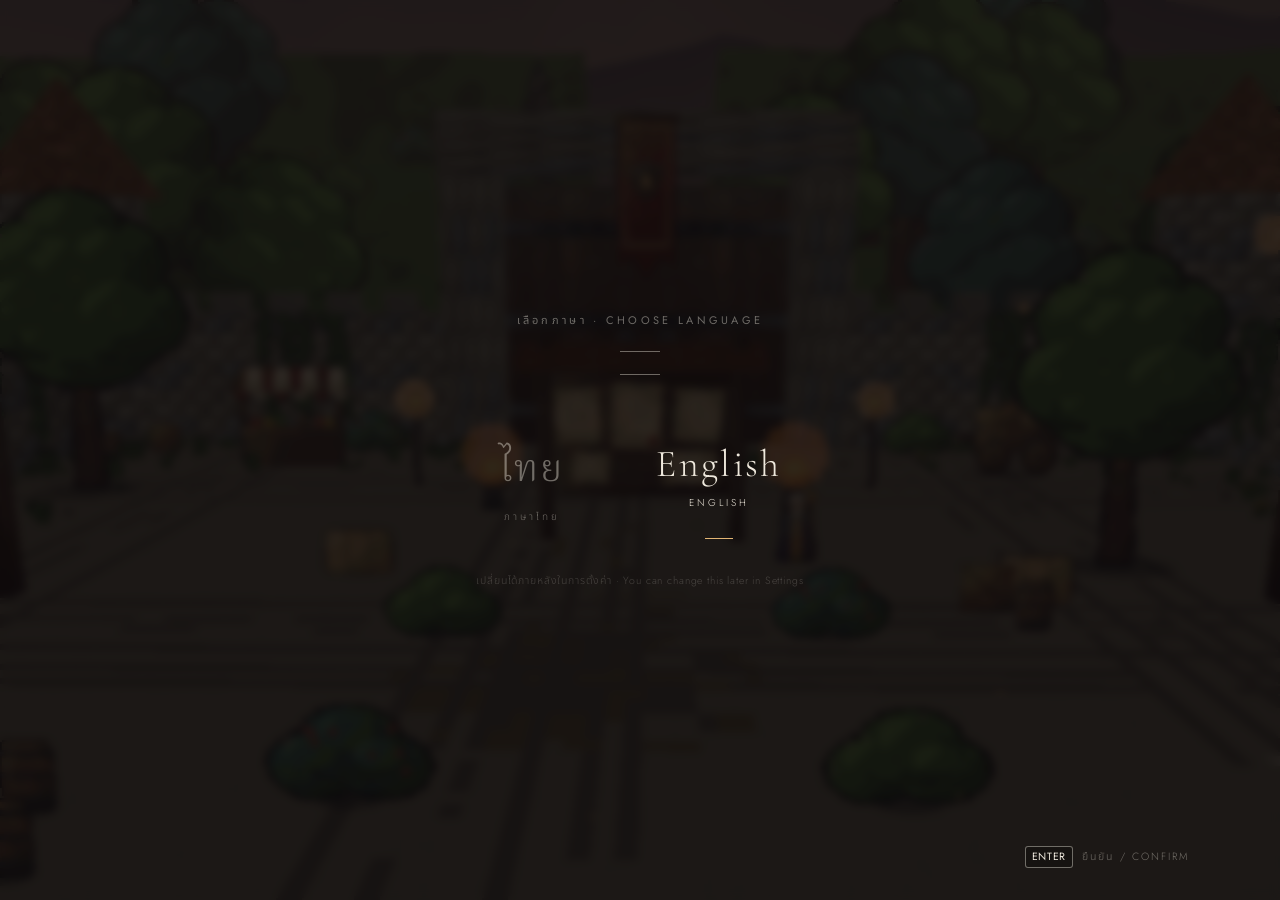
<file: index.html>
<!doctype html>
<html lang="en">
<head>
  <meta charset="utf-8">
  <meta name="viewport" content="width=device-width, initial-scale=1">
  <title>Emberwild — The Ashen Hunt</title>
  <link rel="preconnect" href="https://fonts.googleapis.com">
  <link rel="preconnect" href="https://fonts.gstatic.com" crossorigin>
  <link rel="stylesheet" media="print" onload="this.media='all'"
        href="https://fonts.googleapis.com/css2?family=Cinzel:wght@500;700;900&family=Cormorant+Garamond:ital,wght@0,300;0,400;0,500;0,600;0,700;1,300;1,500&family=Noto+Serif+Thai:wght@400;600;800&family=Jost:wght@300;400;500&family=Noto+Sans+Thai:wght@300;400;500&display=swap">
  <link rel="stylesheet" href="css/game.css">
</head>
<body data-device="kb">
  <div id="boot"><div class="boot-ring"></div><div class="boot-text">EMBERWILD</div></div>
  <div id="hud" class="is-hidden"></div>
  <div id="subtitles"></div>
  <div id="ui"></div>
  <div id="toasts"></div>
  <div id="fade"><div class="fade-card"></div></div>

  <script src="vendor/three.min.js"></script>
  <script src="js/core/save.js"></script>
  <script src="js/core/i18n.js"></script>
  <script src="js/core/input.js"></script>
  <script src="js/core/audio.js"></script>
  <script src="js/art/pixel.js"></script>
  <script src="js/art/paint.js"></script>
  <script src="js/art/characters.js"></script>
  <script src="js/art/forge.js"></script>
  <script src="js/art/beast.js"></script>
  <script src="js/art/bosses.js"></script>
  <script src="js/art/environment.js"></script>
  <script src="js/art/scenery.js"></script>
  <script src="js/art/sprites.js"></script>
  <script src="js/engine/engine.js"></script>
  <script src="js/engine/scenery.js"></script>
  <script src="js/engine/camera.js"></script>
  <script src="js/engine/world.js"></script>
  <script src="js/engine/dressing.js"></script>
  <script src="js/game/progress.js"></script>
  <script src="js/game/weapons.js"></script>
  <script src="js/game/player.js"></script>
  <script src="js/game/boss.js"></script>
  <script src="js/game/combat.js"></script>
  <script src="js/game/hunt.js"></script>
  <script src="js/ui/ui.js"></script>
  <script src="js/ui/hud.js"></script>
  <script src="js/net/firebase-config.js"></script>
  <script src="js/net/transport.js"></script>
  <script src="js/net/net.js"></script>
  <script src="js/main.js"></script>
</body>
</html>
</file>
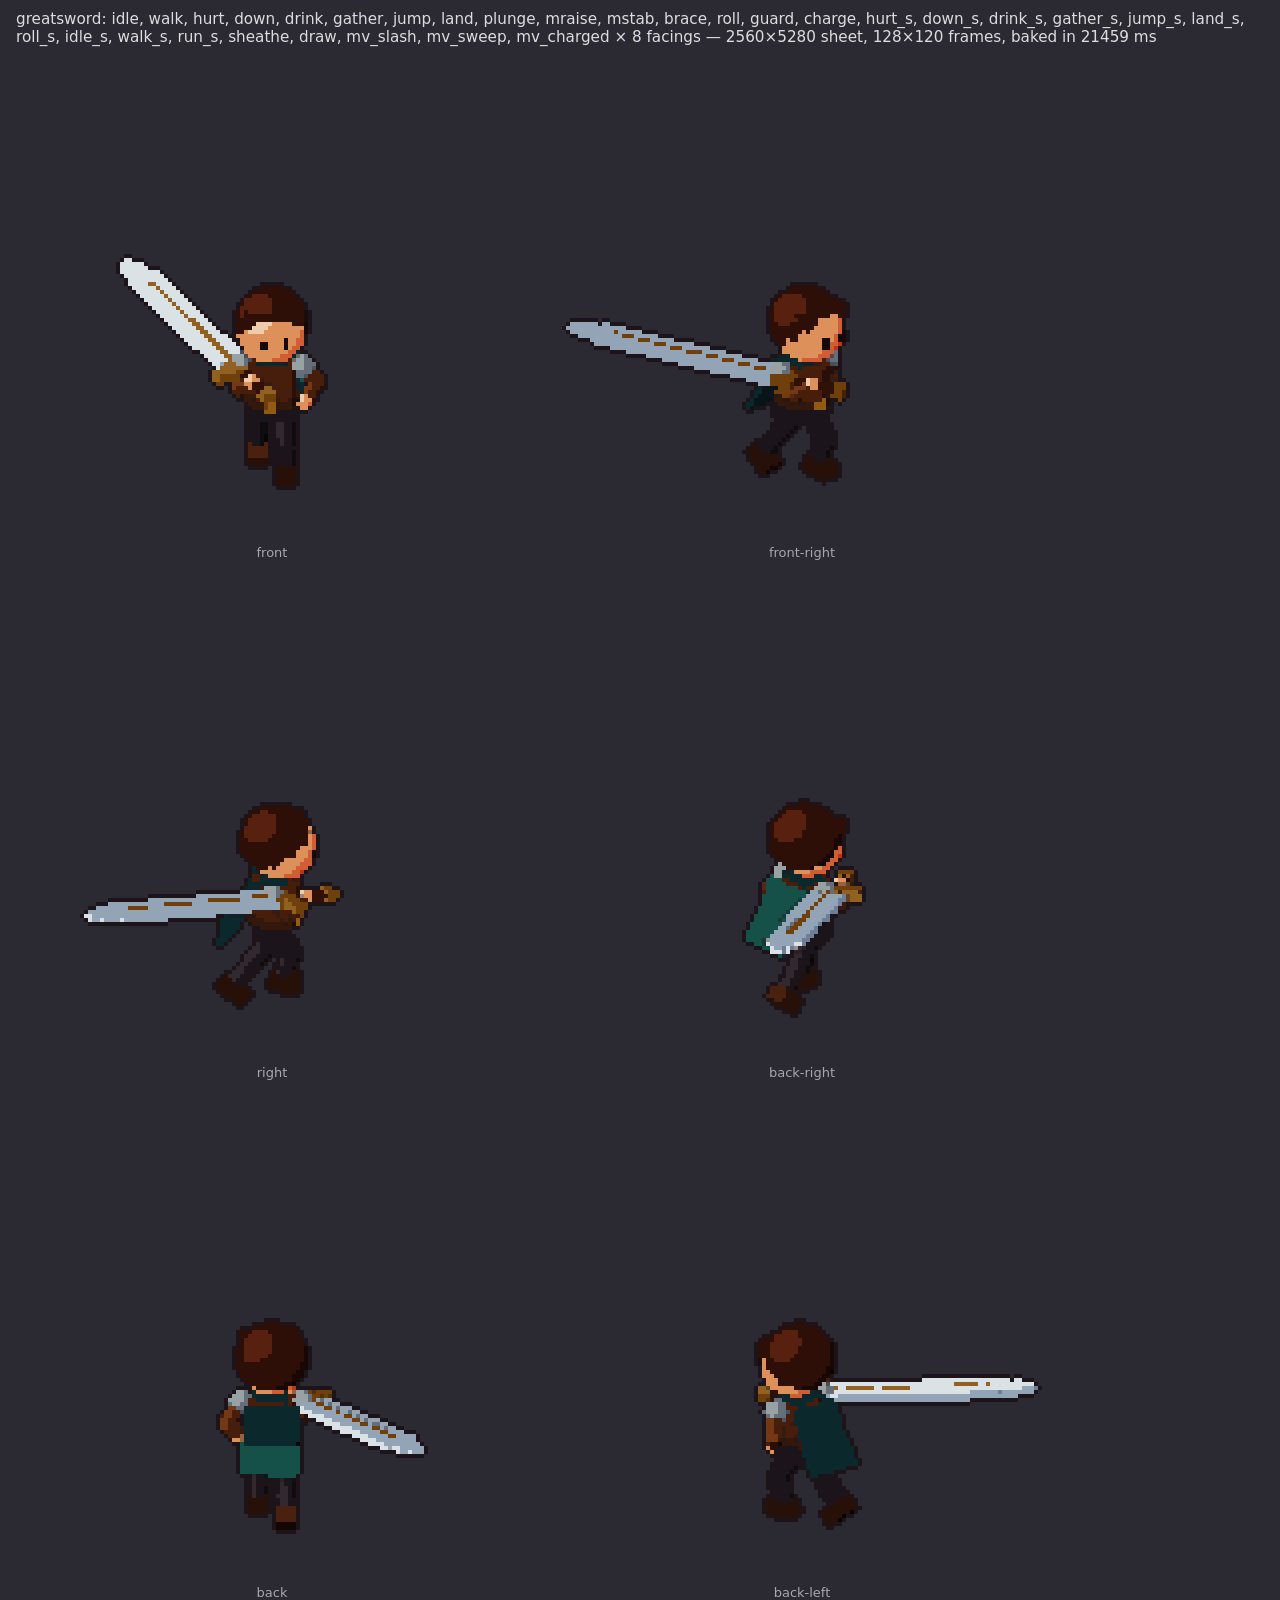
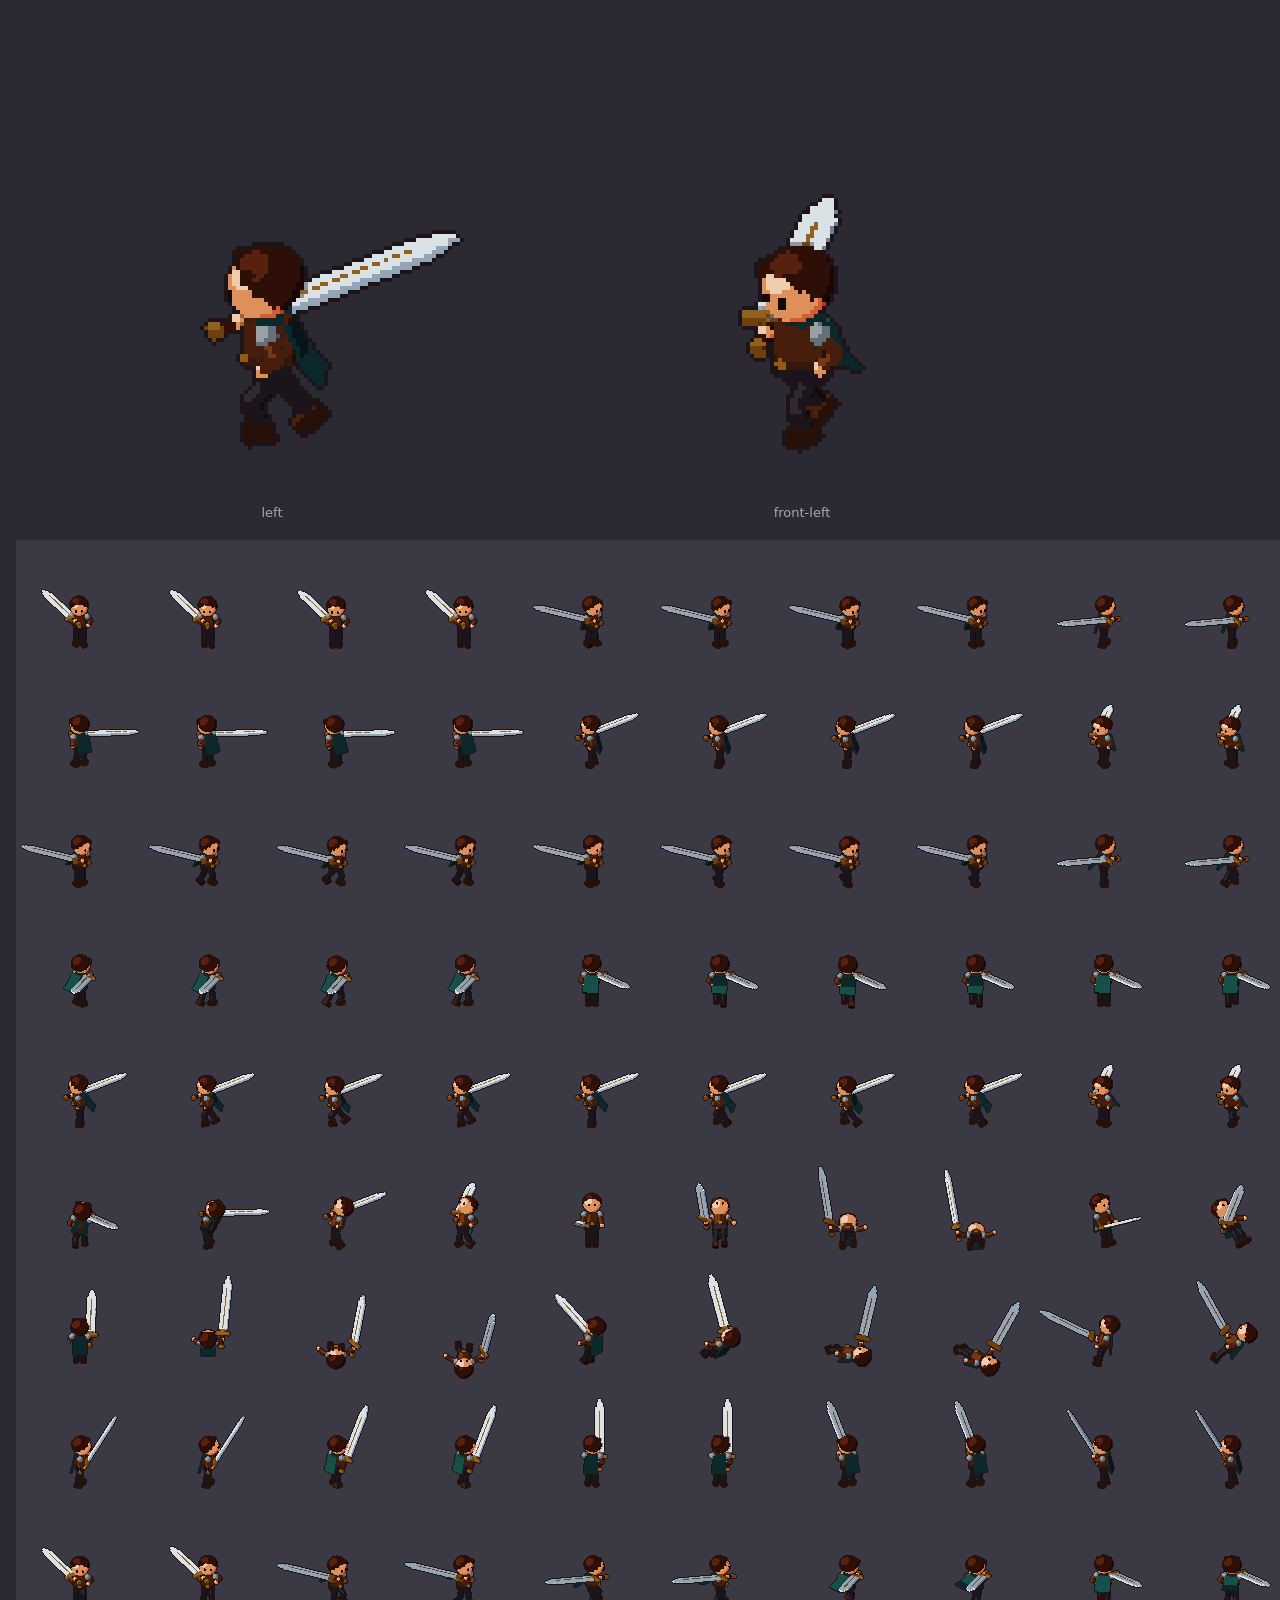
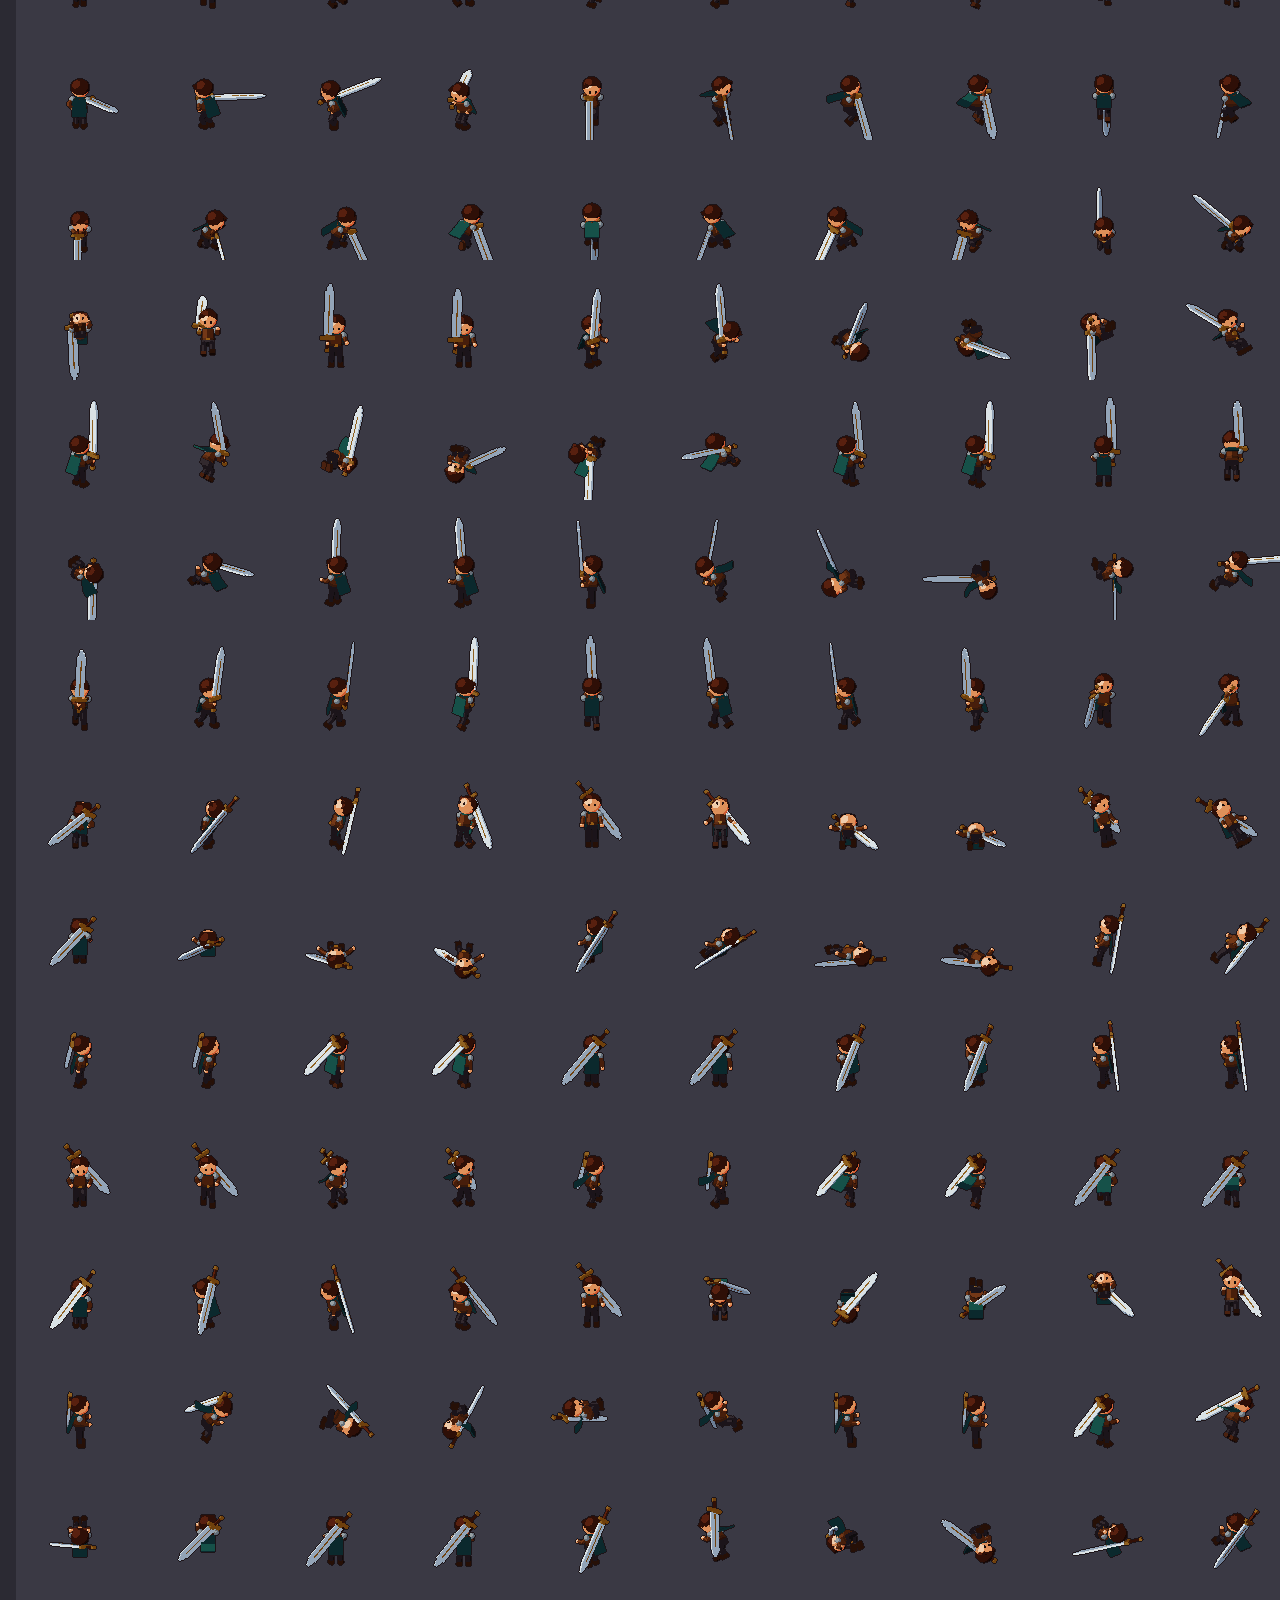
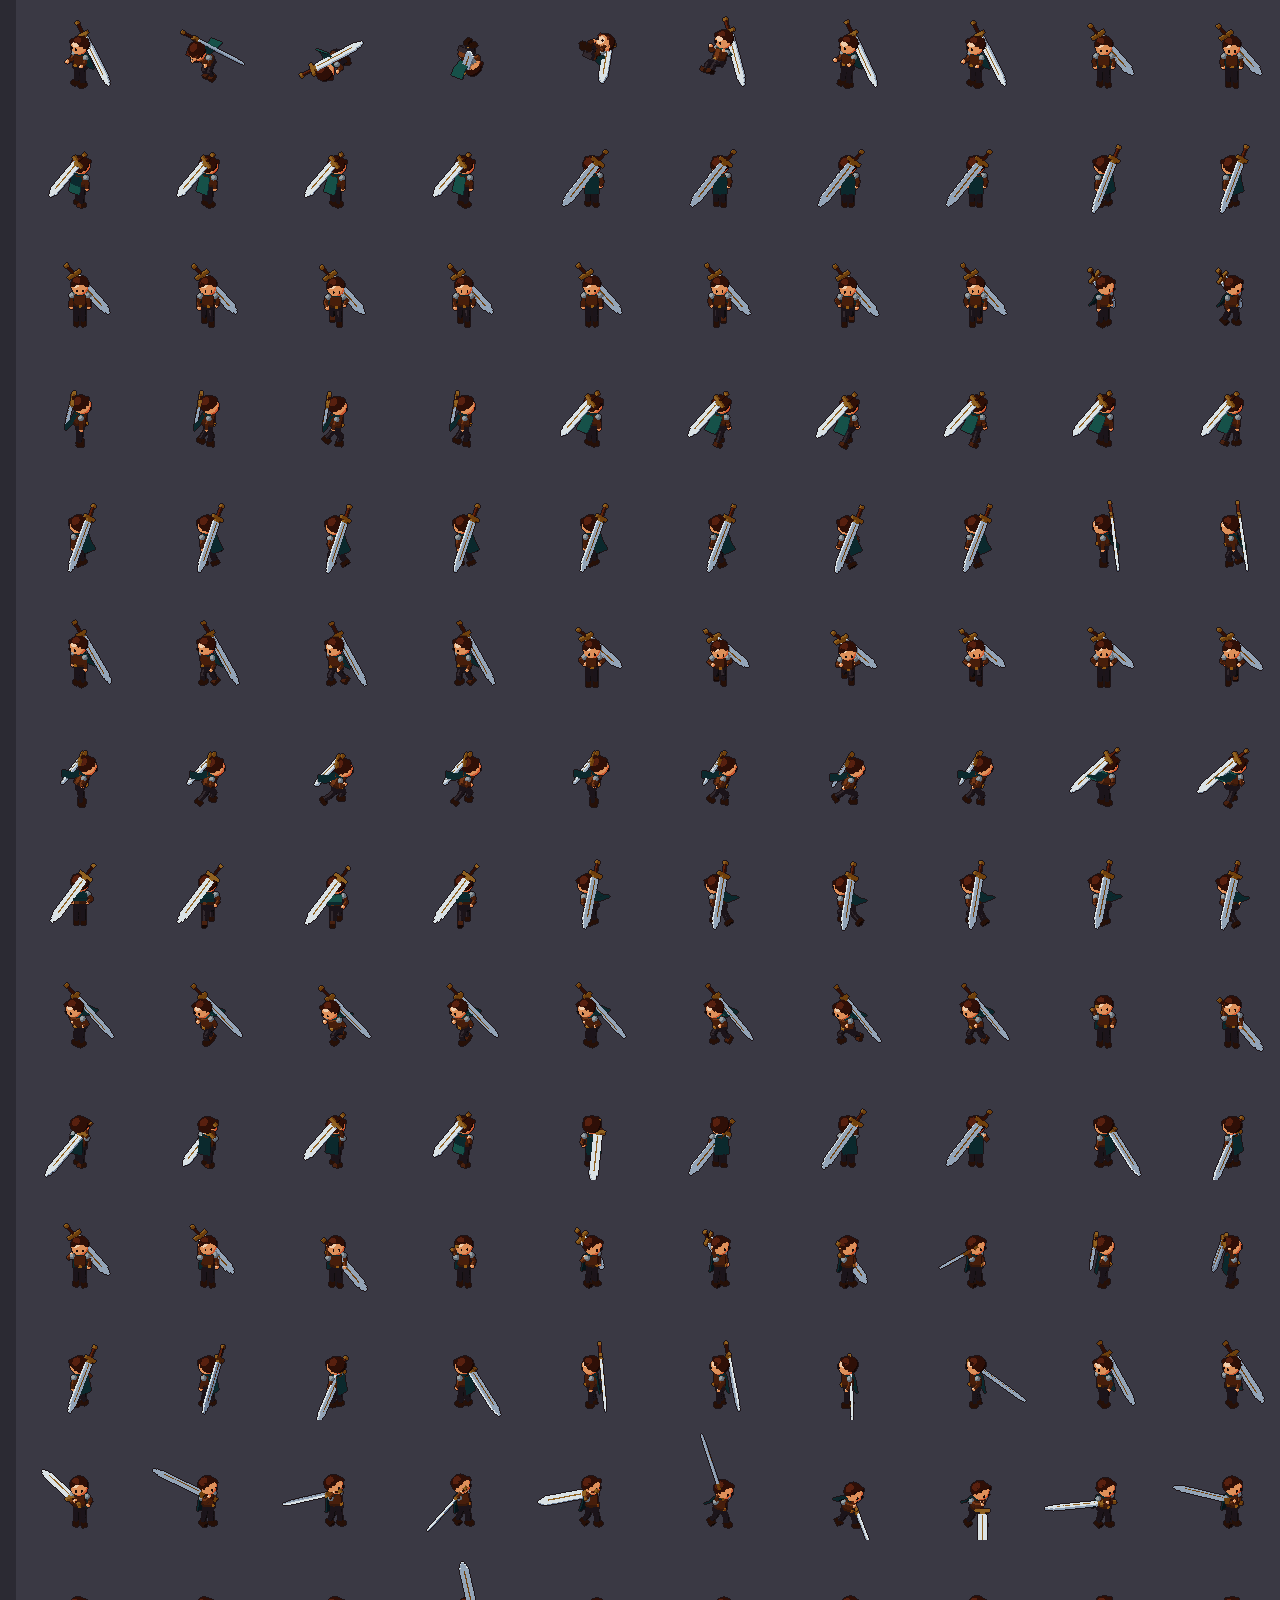
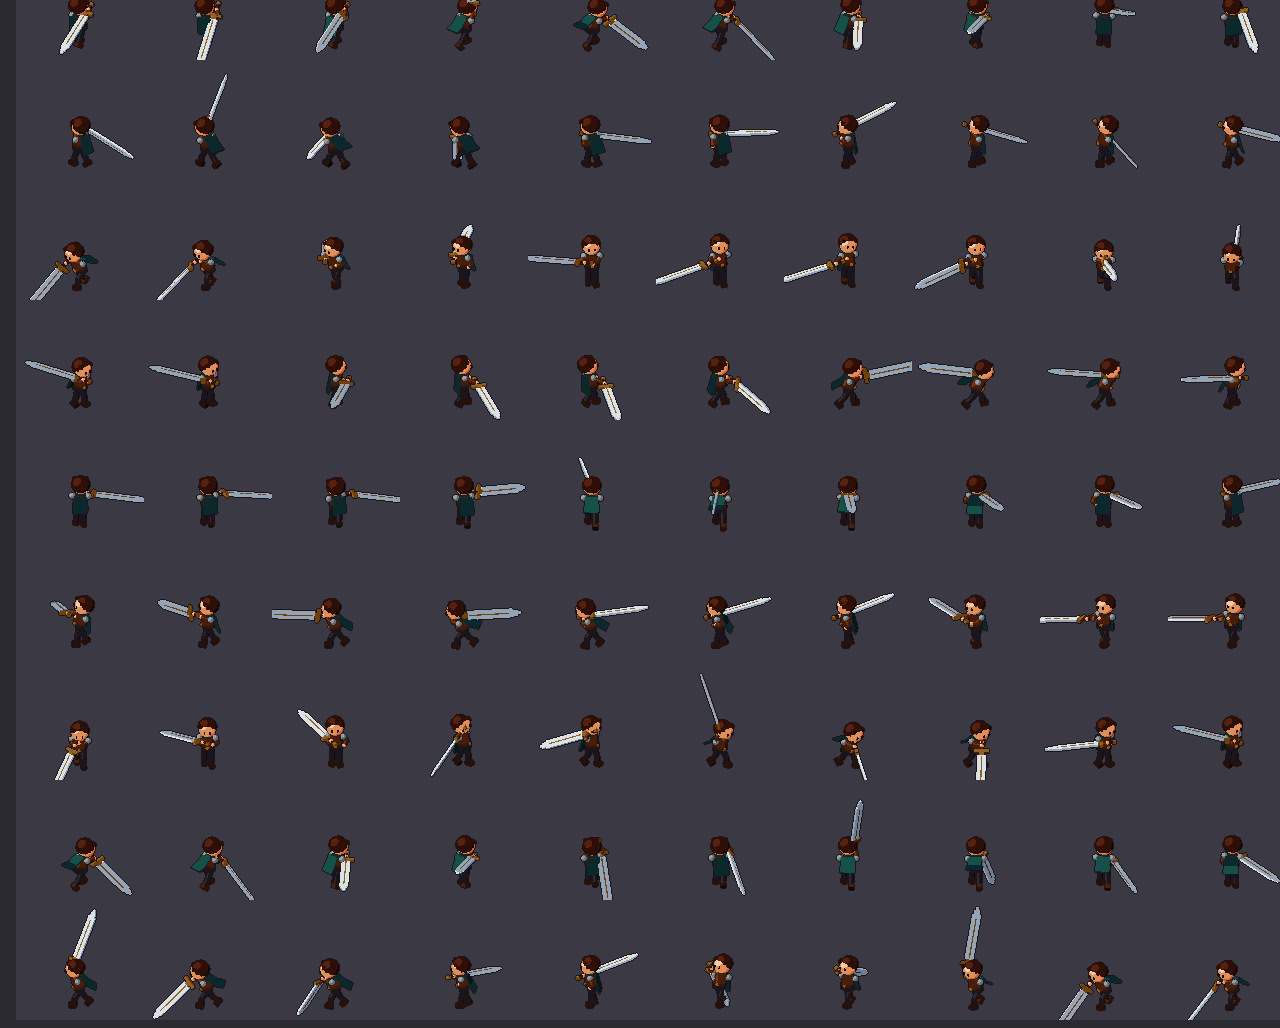
<file: tools/forge.html>
<!doctype html>
<html>
<head>
<meta charset="utf-8">
<title>Sprite Forge</title>
<style>
  body { margin: 0; background: #2b2a33; color: #ddd; font: 13px system-ui, sans-serif; }
  .row { display: flex; gap: 18px; padding: 12px 16px; align-items: flex-end; flex-wrap: wrap; }
  canvas { image-rendering: pixelated; }
  .cell { text-align: center; }
  .cell div { margin-top: 4px; opacity: .7; }
  #sheet { display: block; margin: 8px 16px; background: #3a3944; }
  h3 { margin: 10px 16px 0; font-weight: 500; }
</style>
</head>
<body>
<h3 id="info">baking…</h3>
<div class="row" id="anim"></div>
<canvas id="sheet"></canvas>
<script src="../vendor/three.min.js"></script>
<script src="../js/art/forge.js"></script>
<script src="../js/game/weapons.js"></script>
<script>
  const q = new URLSearchParams(location.search);
  const weapon = q.get('weapon') || 'greatsword', zoom = +(q.get('zoom') || 4);
  const pal = { skin: '#f0c6a0', hair: '#5a3424', cloth: '#6b4a32', leather: '#8a5c38', metal: '#a8b0b8', cape: '#2f5a5e', accent: '#c8a050', boot: '#4a3020', pants: '#4a4048' };
  const t0 = performance.now();
  const S = EW.Forge.bake({ pal, weapon, tier: +(q.get('tier') || 0) });
  window.S = S;
  const ms = Math.round(performance.now() - t0);
  document.getElementById('info').textContent = `${weapon}: ${Object.keys(S.anims).join(', ')} × 8 facings — ${S.canvas.width}×${S.canvas.height} sheet, ${S.fw}×${S.fh} frames, baked in ${ms} ms`;
  const sh = document.getElementById('sheet'); sh.width = S.canvas.width; sh.height = S.canvas.height;
  const sx = sh.getContext('2d'); sx.imageSmoothingEnabled = false; sx.drawImage(S.canvas, 0, 0, sh.width, sh.height);
  // live previews: one per facing for the chosen animation, cycling animations
  const anim = q.get('anim') || 'walk';
  const host = document.getElementById('anim');
  const views = [];
  const names = ['front', 'front-right', 'right', 'back-right', 'back', 'back-left', 'left', 'front-left'];
  for (let d = 0; d < 8; d++) {
    const c = document.createElement('canvas'); c.width = S.fw * zoom; c.height = S.fh * zoom;
    const w = document.createElement('div'); w.className = 'cell'; w.append(c); const l = document.createElement('div'); l.textContent = names[d]; w.append(l); host.append(w);
    views.push(c.getContext('2d'));
  }
  window.showFrame = (name, f) => {
    const A = S.anims[name];
    views.forEach((x, d) => { x.imageSmoothingEnabled = false; x.clearRect(0, 0, S.fw * zoom, S.fh * zoom); const i = EW.Forge.cell(S, name, f % A.frames, d); x.drawImage(S.canvas, (i % S.cols) * S.fw, Math.floor(i / S.cols) * S.fh, S.fw, S.fh, 0, 0, S.fw * zoom, S.fh * zoom); });
  };
  let f = 0; window.playing = q.get('still') === null;
  setInterval(() => { if (window.playing) showFrame(anim, f++); }, 110);
  showFrame(anim, 0);
  window.forgeReady = true;
</script>
</body>
</html>
</file>
<file: css/game.css>
/* Emberwild — game-world interface. No web cards: parchment, carved wood, tooled leather,
   forged iron and ember light. Console-style focus, glyph hints, cinematic transitions. */
:root {
  --ink: #1c130c; --ink-soft: #4a3624; --parch: #ecdcb4; --bone: #efe3c6; --gold: #e0b866; --gold-deep: #a87a2c;
  --ember: #ff9a3a; --ember-hot: #ffcf7a; --blood: #b8302a; --iron: #34343a; --mist: rgba(236, 220, 180, .62);
  --f-title: 'Cinzel', 'Trajan Pro', 'Noto Serif Thai', 'Leelawadee UI', Georgia, serif;
  --f-body: 'Cormorant Garamond', 'Noto Serif Thai', 'Leelawadee UI', Georgia, serif;
}
body[data-lang="th"] { --f-title: 'Noto Serif Thai', 'Leelawadee UI', Tahoma, serif; --f-body: 'Noto Serif Thai', 'Leelawadee UI', Tahoma, serif; }
* { box-sizing: border-box; }
html, body { margin: 0; height: 100%; overflow: hidden; background: #0b0806; color: var(--bone); font-family: var(--f-body); user-select: none; -webkit-user-select: none; }
#game-canvas { position: fixed; inset: 0; width: 100vw; height: 100vh; display: block; }
button { font: inherit; color: inherit; background: none; border: 0; padding: 0; cursor: pointer; text-align: inherit; }
img.icon { width: 48px; height: 48px; object-fit: contain; image-rendering: auto; pointer-events: none; }

/* ---------------------------------------------------------------- boot + fade */
#boot { position: fixed; inset: 0; z-index: 100; background: radial-gradient(ellipse at 50% 60%, #2a160c, #070504 70%); display: grid; place-items: center; transition: opacity 1s; }
#boot.done { opacity: 0; pointer-events: none; }
.boot-ring { width: 64px; height: 64px; border-radius: 50%; border: 2px solid rgba(255, 154, 58, .15); border-top-color: var(--ember); animation: spin 1s linear infinite; position: absolute; top: calc(50% - 70px); }
.boot-text { font-family: var(--f-title); letter-spacing: .5em; color: var(--gold); font-size: 14px; margin-top: 40px; opacity: .8; }
@keyframes spin { to { transform: rotate(360deg); } }
#fade { position: fixed; inset: 0; z-index: 90; background: #060403; opacity: 0; pointer-events: none; transition: opacity .7s; display: grid; place-items: center; }
#fade.is-on { opacity: 1; pointer-events: all; }
.fade-card { text-align: center; }
.fc-title { font-family: var(--f-title); font-size: 40px; letter-spacing: .18em; color: var(--gold); text-shadow: 0 0 30px rgba(255, 140, 50, .35); }
.fc-sub { margin-top: 10px; font-size: 20px; font-style: italic; color: var(--mist); }

/* ---------------------------------------------------------------- screens */
#ui { position: fixed; inset: 0; z-index: 40; pointer-events: none; }
.screen { position: absolute; inset: 0; opacity: 0; visibility: hidden; transition: opacity .35s ease, visibility 0s .35s, transform .45s ease; transform: scale(1.015); pointer-events: none; }
.screen.is-visible { opacity: 1; visibility: visible; transform: none; transition: opacity .35s ease, transform .45s ease; pointer-events: auto; }
.screen.is-under { opacity: .0; visibility: hidden; }
.scrim { position: absolute; inset: 0; background: radial-gradient(ellipse at 50% 45%, rgba(10, 6, 4, .55), rgba(6, 4, 2, .88) 75%); }
.scrim-deep { background: radial-gradient(ellipse at 50% 45%, rgba(26, 12, 6, .7), rgba(4, 3, 2, .96) 70%); }
.scrim-title { background: linear-gradient(90deg, rgba(6, 4, 3, .92) 0%, rgba(8, 5, 3, .65) 32%, rgba(8, 5, 3, 0) 60%), linear-gradient(0deg, rgba(6, 4, 3, .85), rgba(0, 0, 0, 0) 30%); }
.scrim-pause { background: linear-gradient(90deg, rgba(6, 4, 3, .9), rgba(6, 4, 3, .55) 45%, rgba(6, 4, 3, .35)); backdrop-filter: blur(3px) saturate(.7); }
.scrim-fail { background: radial-gradient(ellipse at 50% 50%, rgba(40, 6, 4, .75), rgba(4, 2, 2, .96) 70%); }
.divider { height: 28px; width: min(420px, 80%); margin: 6px auto; background: var(--tex-divider) center / contain no-repeat; }
.divider.left { margin-left: -12px; background-position: left center; }
.crest { width: 120px; height: 120px; margin: 0 auto; background: var(--tex-crest) center / contain no-repeat; filter: drop-shadow(0 0 24px rgba(255, 120, 40, .35)); }
.crest-sm { width: 74px; height: 74px; margin: 0 0 8px; }

/* hints bar */
.hints { position: absolute; right: 48px; bottom: 34px; display: flex; gap: 26px; font-size: 18px; color: var(--mist); letter-spacing: .04em; }
.hint { display: flex; align-items: center; gap: 9px; cursor: pointer; }
.hint:hover { color: var(--bone); }
.glyph { display: inline-grid; place-items: center; min-width: 30px; height: 30px; padding: 0 8px; border-radius: 15px; font-family: var(--f-title); font-size: 13px; font-weight: 700; color: #2a1a0a; background: radial-gradient(circle at 35% 30%, #fff4d0, #d8b060 45%, #8a5e1c); box-shadow: inset 0 -2px 3px rgba(60, 30, 0, .55), 0 0 0 1.5px #3a2610, 0 2px 6px rgba(0, 0, 0, .6); letter-spacing: 0; white-space: nowrap; }

/* menu items: carved text with an ember gem, no boxes */
.menu-item { position: relative; display: flex; align-items: baseline; gap: 16px; padding: 9px 0 9px 4px; font-family: var(--f-title); font-size: 30px; letter-spacing: .1em; color: rgba(239, 227, 198, .62); transition: color .2s, transform .25s, text-shadow .25s; }
body[data-lang="th"] .menu-item { letter-spacing: .02em; font-size: 28px; font-weight: 600; }
.menu-item .mi-gem { width: 12px; height: 12px; transform: rotate(45deg) scale(.6); border: 1.5px solid rgba(224, 184, 102, .5); align-self: center; transition: all .25s; flex: none; }
.menu-item .sub { font-family: var(--f-body); font-size: 17px; letter-spacing: .03em; font-style: italic; color: rgba(236, 220, 180, .45); }
.menu-item.is-focused { color: var(--ember-hot); transform: translateX(10px); text-shadow: 0 0 18px rgba(255, 140, 40, .55), 0 2px 2px #000; }
.menu-item.is-focused .mi-gem { transform: rotate(45deg) scale(1); background: radial-gradient(circle, #fff3c0, var(--ember) 60%, #a03a08); border-color: #ffe2a0; box-shadow: 0 0 14px var(--ember); }
.menu-item.is-focused::after { content: ''; position: absolute; left: 34px; right: -60px; bottom: 4px; height: 1px; background: linear-gradient(90deg, rgba(255, 170, 80, .9), rgba(255, 170, 80, 0)); }
.menu-item.is-disabled { opacity: .38; }

/* ---------------------------------------------------------------- language */
.lang-wrap { position: absolute; inset: 0; display: flex; flex-direction: column; align-items: center; justify-content: center; text-align: center; }
.lang-title { margin-top: 18px; font-family: 'Noto Serif Thai', var(--f-title); font-size: 26px; letter-spacing: .14em; color: var(--gold); }
.lang-list { display: flex; gap: 90px; margin: 34px 0 22px; }
.lang-opt { display: flex; flex-direction: column; align-items: center; gap: 6px; padding: 26px 40px; position: relative; color: rgba(239, 227, 198, .55); transition: all .3s; }
.lang-opt .lo-big { font-family: 'Noto Serif Thai', 'Cinzel', serif; font-size: 54px; font-weight: 600; }
.lang-opt .lo-small { font-size: 18px; font-style: italic; letter-spacing: .1em; }
.lang-opt::before { content: ''; position: absolute; left: 50%; bottom: 4px; width: 0; height: 2px; background: linear-gradient(90deg, transparent, var(--ember), transparent); transition: all .35s; transform: translateX(-50%); }
.lang-opt.is-focused { color: var(--ember-hot); text-shadow: 0 0 26px rgba(255, 140, 40, .6); transform: translateY(-4px); }
.lang-opt.is-focused::before { width: 120%; }
.lang-note { font-size: 17px; color: rgba(236, 220, 180, .45); font-style: italic; }

/* ---------------------------------------------------------------- title */
.title-block { position: absolute; left: 7vw; top: 50%; transform: translateY(-52%); }
.logo { margin: 0 0 6px; display: flex; flex-direction: column; }
.logo-main { font-family: 'Cinzel', serif; font-weight: 900; font-size: clamp(54px, 7vw, 96px); letter-spacing: .14em; background: linear-gradient(180deg, #fff1c8 0%, #e8b860 45%, #9a5a18 100%); -webkit-background-clip: text; background-clip: text; color: transparent; filter: drop-shadow(0 3px 0 #2a1406) drop-shadow(0 0 30px rgba(255, 110, 30, .35)); }
.logo-sub { font-family: var(--f-title); font-size: 22px; letter-spacing: .5em; color: var(--ember); margin-top: -4px; padding-left: 6px; text-shadow: 0 0 12px rgba(255, 120, 40, .5); }
body[data-lang="th"] .logo-sub { letter-spacing: .12em; font-size: 24px; }
.main-menu { display: flex; flex-direction: column; margin-top: 18px; }
.title-foot { position: absolute; left: 7vw; bottom: 34px; display: flex; gap: 10px; color: rgba(236, 220, 180, .35); font-size: 15px; letter-spacing: .12em; }

/* ---------------------------------------------------------------- confirm writ */
.writ { position: absolute; left: 50%; top: 50%; transform: translate(-50%, -50%) rotate(-.4deg); width: min(560px, 90vw); padding: 46px 56px 50px; color: var(--ink); text-align: center; background: var(--tex-parchment) center / 100% 100%; filter: drop-shadow(0 20px 40px rgba(0, 0, 0, .7)); }
.writ-title { font-family: var(--f-title); font-size: 28px; font-weight: 700; color: #3a1c0a; letter-spacing: .05em; }
.writ-body { font-size: 20px; line-height: 1.45; color: var(--ink-soft); margin: 8px 0 22px; }
.writ .divider { filter: sepia(1) brightness(.45); }
.writ-actions { display: flex; justify-content: center; gap: 46px; }
.writ .menu-item { color: rgba(40, 24, 10, .55); font-size: 24px; text-shadow: none; }
.writ .menu-item.is-focused { color: #8a2a0a; text-shadow: 0 0 1px rgba(138, 42, 10, .4); transform: none; }
.writ .menu-item.is-focused::after { left: 24px; right: 0; background: linear-gradient(90deg, rgba(138, 42, 10, .8), rgba(138, 42, 10, 0)); }
.writ-seal { position: absolute; right: 26px; bottom: -22px; width: 72px; height: 72px; background: var(--tex-seal) center / contain no-repeat; transform: rotate(12deg); }

/* ---------------------------------------------------------------- ledger (settings): tooled leather inside forged iron */
.ledger { position: absolute; left: 50%; top: 50%; transform: translate(-50%, -50%); width: min(1080px, 92vw); height: min(700px, 82vh); display: flex; flex-direction: column; background: var(--tex-leather) center / cover; border: 30px solid transparent; border-image: var(--tex-frame) 30 round; box-shadow: 0 30px 80px rgba(0, 0, 0, .8); }
.ledger-head { display: flex; align-items: flex-end; gap: 40px; padding: 18px 34px 0; border-bottom: 1px solid rgba(224, 184, 102, .25); }
.ledger-title { font-family: var(--f-title); font-size: 34px; color: var(--gold); letter-spacing: .12em; padding-bottom: 14px; }
.tabs { display: flex; gap: 6px; }
.tab { padding: 10px 18px 14px; font-family: var(--f-title); font-size: 17px; letter-spacing: .1em; color: rgba(236, 220, 180, .45); position: relative; }
.tab.on { color: var(--ember-hot); }
.tab.on::after { content: ''; position: absolute; left: 10%; right: 10%; bottom: -1px; height: 2px; background: var(--ember); box-shadow: 0 0 10px var(--ember); }
.ledger-body { flex: 1; display: grid; grid-template-columns: 1fr 300px; gap: 30px; padding: 22px 34px 26px; min-height: 0; }
.rows { overflow-y: auto; padding-right: 10px; }
.rows::-webkit-scrollbar { width: 6px; } .rows::-webkit-scrollbar-thumb { background: rgba(224, 184, 102, .35); }
.row { display: flex; align-items: center; justify-content: space-between; min-height: 54px; padding: 0 18px; font-size: 22px; color: rgba(239, 227, 198, .72); position: relative; border-bottom: 1px solid rgba(224, 184, 102, .08); }
.row.is-focused { color: var(--bone); background: linear-gradient(90deg, rgba(255, 140, 40, .2), rgba(255, 140, 40, 0) 80%); }
.row.is-focused::before { content: ''; position: absolute; left: 0; top: 12px; bottom: 12px; width: 3px; background: var(--ember); box-shadow: 0 0 10px var(--ember); }
.value { display: flex; align-items: center; gap: 12px; font-family: var(--f-title); font-size: 18px; color: var(--gold); }
.value .text { min-width: 110px; text-align: center; }
.arrow { width: 22px; height: 22px; color: var(--gold); cursor: pointer; opacity: .9; }
.arrow.is-off { opacity: .2; }
.slider { position: relative; width: 190px; height: 18px; cursor: pointer; }
.slider .track { position: absolute; left: 0; right: 0; top: 8px; height: 3px; background: rgba(224, 184, 102, .25); }
.slider .fill { position: absolute; left: 0; top: 8px; height: 3px; background: linear-gradient(90deg, var(--gold-deep), var(--ember)); }
.slider .knob { position: absolute; top: 3px; width: 13px; height: 13px; margin-left: -6px; transform: rotate(45deg); background: radial-gradient(circle, #fff3c0, var(--gold) 70%); box-shadow: 0 0 8px rgba(255, 170, 70, .6); }
.slider-num { width: 44px; text-align: right; }
.row-desc { font-size: 19px; line-height: 1.5; color: rgba(236, 220, 180, .7); font-style: italic; border-left: 1px solid rgba(224, 184, 102, .2); padding-left: 24px; }
.weapon-notes { margin-top: 18px; display: grid; gap: 12px; }
.wn-title { font-family: var(--f-title); color: var(--gold); font-size: 17px; letter-spacing: .08em; }
.wn-body { font-size: 18px; color: rgba(236, 220, 180, .7); line-height: 1.4; }

/* ---------------------------------------------------------------- pause */
.pause-block { position: absolute; left: 7vw; top: 50%; transform: translateY(-50%); }
.pause-title { font-family: var(--f-title); font-size: 46px; color: var(--gold); letter-spacing: .2em; }
.pause-info { position: absolute; right: 7vw; top: 50%; transform: translateY(-50%); display: grid; grid-template-columns: auto auto; gap: 10px 30px; font-size: 21px; text-align: right; }
.pi-k { color: rgba(236, 220, 180, .45); font-family: var(--f-title); font-size: 15px; letter-spacing: .14em; align-self: center; }
.pi-v { color: var(--bone); }

/* ---------------------------------------------------------------- quest board: wood + parchment notes */
.board { position: absolute; left: 50%; top: 50%; transform: translate(-50%, -50%); width: min(1280px, 95vw); height: min(780px, 88vh); display: flex; flex-direction: column; background: var(--tex-wood) center / cover; border: 30px solid transparent; border-image: var(--tex-frame) 30 round; box-shadow: 0 40px 90px rgba(0, 0, 0, .85), inset 0 0 120px rgba(0, 0, 0, .6); }
.board-head { padding: 12px 26px 6px; text-align: center; }
.board-title { font-family: var(--f-title); font-size: 32px; letter-spacing: .16em; color: var(--gold); text-shadow: 0 2px 0 #000, 0 0 16px rgba(255, 140, 40, .3); }
.board-sub { font-size: 18px; font-style: italic; color: rgba(236, 220, 180, .6); }
.board-body { flex: 1; display: grid; grid-template-columns: 280px 1fr; gap: 26px; padding: 14px 24px 20px; min-height: 0; }
.notes { display: flex; flex-direction: column; gap: 22px; padding-top: 10px; }
.note { position: relative; display: flex; flex-direction: column; gap: 6px; padding: 24px 22px 20px; color: var(--ink); background: var(--tex-note) center / 100% 100%; transform: rotate(var(--rot)); filter: drop-shadow(0 8px 10px rgba(0, 0, 0, .55)); transition: transform .25s, filter .25s; }
.note .pin { position: absolute; top: 6px; left: 50%; width: 14px; height: 14px; margin-left: -7px; border-radius: 50%; background: radial-gradient(circle at 35% 30%, #f0f0f0, #707680 50%, #24262c); }
.note-name { font-family: var(--f-title); font-weight: 700; font-size: 19px; color: #3a1608; }
.note-loc { font-size: 16px; font-style: italic; color: var(--ink-soft); }
.note-taken { position: absolute; right: 10px; bottom: 6px; font-family: var(--f-title); font-size: 13px; color: #9a1e1a; border: 2px solid #9a1e1a; padding: 1px 6px; transform: rotate(-8deg); opacity: .85; }
.note.is-focused { transform: rotate(0deg) scale(1.05); filter: drop-shadow(0 0 18px rgba(255, 160, 60, .55)) drop-shadow(0 10px 14px rgba(0, 0, 0, .6)); }
.stars { display: inline-flex; gap: 3px; }
.star { width: 13px; height: 13px; clip-path: polygon(50% 0, 62% 36%, 100% 38%, 70% 60%, 80% 100%, 50% 76%, 20% 100%, 30% 60%, 0 38%, 38% 36%); background: rgba(60, 40, 20, .25); }
.star.on { background: #b8401a; }
.notice { position: relative; overflow-y: auto; padding: 34px 44px 30px; color: var(--ink); background: var(--tex-parchment-wide) center / 100% 100%; filter: drop-shadow(0 14px 24px rgba(0, 0, 0, .6)); }
.notice::-webkit-scrollbar { width: 6px; } .notice::-webkit-scrollbar-thumb { background: rgba(80, 50, 20, .35); }
.n-head { text-align: center; }
.n-kicker { font-family: var(--f-title); font-size: 14px; letter-spacing: .3em; color: #8a3a12; }
.n-name { font-family: var(--f-title); font-weight: 900; font-size: 46px; letter-spacing: .08em; color: #2a1206; line-height: 1.1; }
.n-epithet { font-size: 21px; font-style: italic; color: var(--ink-soft); }
.n-art { position: relative; display: flex; justify-content: center; margin: 4px 0; }
.portrait { width: min(520px, 100%); height: auto; mix-blend-mode: multiply; opacity: .92; }
.n-size { position: absolute; right: 8px; bottom: 6px; display: flex; flex-direction: column; text-align: right; font-size: 15px; font-style: italic; color: var(--ink-soft); }
.n-cols { display: grid; grid-template-columns: 1fr 1fr; gap: 28px; }
.n-k { font-family: var(--f-title); font-size: 15px; letter-spacing: .18em; color: #7a2e0e; margin: 12px 0 4px; border-bottom: 1px solid rgba(90, 50, 20, .25); padding-bottom: 3px; }
.n-p { margin: 0; font-size: 18px; line-height: 1.42; color: #2e2014; }
.n-list { margin: 0; padding-left: 18px; font-size: 17px; line-height: 1.35; color: #2e2014; }
.n-list li { margin-bottom: 3px; } .n-list b { color: #4a1a06; }
.n-row { display: grid; grid-template-columns: 1fr 1.4fr; gap: 28px; }
.weak { display: grid; gap: 4px; }
.weak-i { display: flex; justify-content: space-between; font-size: 18px; color: #2e2014; }
.rewards { display: flex; flex-wrap: wrap; gap: 8px 16px; }
.rw { display: flex; align-items: center; gap: 6px; font-size: 17px; color: #2e2014; }
.rw img.icon { width: 34px; height: 34px; }
.n-diff { position: absolute; left: 44px; top: 30px; display: flex; flex-direction: column; gap: 4px; font-family: var(--f-title); font-size: 13px; letter-spacing: .2em; color: #7a2e0e; }
.n-stamp { position: absolute; right: 40px; top: 34px; font-family: var(--f-title); font-weight: 900; font-size: 26px; letter-spacing: .12em; color: #9a1e1a; border: 3px solid #9a1e1a; padding: 4px 14px; transform: rotate(9deg); opacity: .8; }

/* ---------------------------------------------------------------- workshops + chest */
.workbench, .chest-panel { position: absolute; left: 50%; top: 50%; transform: translate(-50%, -50%); width: min(1220px, 95vw); height: min(740px, 86vh); display: flex; flex-direction: column; background: linear-gradient(rgba(14, 9, 6, .55), rgba(14, 9, 6, .75)), var(--tex-wood) center / cover; border: 30px solid transparent; border-image: var(--tex-frame) 30 round; box-shadow: 0 40px 90px rgba(0, 0, 0, .85); }
.wb-head { position: relative; padding: 12px 30px 12px; border-bottom: 1px solid rgba(224, 184, 102, .22); }
.wb-title { font-family: var(--f-title); font-size: 32px; letter-spacing: .14em; color: var(--gold); }
.wb-sub { font-size: 18px; font-style: italic; color: rgba(236, 220, 180, .6); }
.purse { position: absolute; right: 30px; top: 22px; display: flex; align-items: center; gap: 8px; font-family: var(--f-title); font-size: 22px; color: var(--ember-hot); }
.purse img.icon { width: 36px; height: 36px; } .purse-l { font-size: 14px; color: rgba(236, 220, 180, .5); letter-spacing: .1em; }
.wb-body { flex: 1; display: grid; grid-template-columns: 330px 1fr; gap: 24px; padding: 18px 24px 18px; min-height: 0; }
.shop-list { display: flex; flex-direction: column; gap: 4px; overflow-y: auto; }
.shop-item { display: grid; grid-template-columns: 56px 1fr; grid-template-rows: auto auto; column-gap: 14px; align-items: center; padding: 10px 14px; position: relative; color: rgba(239, 227, 198, .7); }
.shop-item img.icon { grid-row: span 2; width: 54px; height: 54px; filter: drop-shadow(0 2px 3px rgba(0, 0, 0, .8)); }
.si-name { font-family: var(--f-title); font-size: 18px; letter-spacing: .04em; }
.si-lvl { font-size: 16px; font-style: italic; color: rgba(236, 220, 180, .5); }
.si-eq { position: absolute; right: 12px; top: 50%; transform: translateY(-50%); font-family: var(--f-title); font-size: 12px; letter-spacing: .14em; color: var(--ember); }
.shop-item.is-locked { opacity: .65; } .shop-item.is-locked img.icon { filter: grayscale(.8) brightness(.6); }
.shop-item.is-focused { color: var(--bone); background: linear-gradient(90deg, rgba(255, 140, 40, .22), rgba(255, 140, 40, 0)); }
.shop-item.is-focused::before { content: ''; position: absolute; left: 0; top: 10px; bottom: 10px; width: 3px; background: var(--ember); box-shadow: 0 0 10px var(--ember); }
.shop-detail { display: grid; grid-template-columns: 220px 1fr; align-items: start; gap: 26px; min-height: 0; overflow-y: auto; padding: 18px 28px; background: radial-gradient(ellipse at 30% 40%, rgba(255, 140, 40, .1), rgba(0, 0, 0, 0) 60%), rgba(8, 5, 3, .45); box-shadow: inset 0 0 40px rgba(0, 0, 0, .6); }
.sd-art { display: grid; place-items: center; position: sticky; top: 0; padding-top: 20px; }
.weapon-big { width: 190px; height: auto; filter: drop-shadow(0 10px 18px rgba(0, 0, 0, .9)) drop-shadow(0 0 30px rgba(255, 140, 40, .15)); animation: floaty 4s ease-in-out infinite; }
.armor-big { width: 190px; height: 190px; filter: drop-shadow(0 10px 18px rgba(0, 0, 0, .9)); animation: floaty 4s ease-in-out infinite; }
@keyframes floaty { 50% { transform: translateY(-8px); } }
.sd-name { font-family: var(--f-title); font-size: 34px; color: var(--ember-hot); letter-spacing: .06em; line-height: 1.1; }
.sd-class { font-size: 18px; font-style: italic; color: rgba(236, 220, 180, .55); }
.sd-desc { font-size: 18px; line-height: 1.38; color: rgba(239, 227, 198, .85); margin: 4px 0 10px; }
.stat-rows { display: grid; gap: 2px; margin-bottom: 8px; }
.stat { display: grid; grid-template-columns: 150px auto 1fr; gap: 12px; align-items: baseline; font-size: 18px; padding: 2px 0; border-bottom: 1px solid rgba(224, 184, 102, .1); }
.stat span { color: rgba(236, 220, 180, .55); } .stat b { font-family: var(--f-title); color: var(--bone); font-weight: 700; } .stat .up { color: #8fd07a; font-family: var(--f-title); font-size: 16px; }
.sd-k { font-family: var(--f-title); font-size: 15px; letter-spacing: .16em; color: var(--gold); margin: 12px 0 6px; }
.sd-moves { font-size: 18px; line-height: 1.4; color: rgba(236, 220, 180, .75); margin: 0; }
.cost { display: grid; grid-template-columns: 1fr 1fr; gap: 4px 18px; }
.cost-item { display: grid; grid-template-columns: 36px 1fr auto; align-items: center; gap: 8px; font-size: 18px; }
.cost-item img.icon { width: 34px; height: 34px; } .cost-num { font-family: var(--f-title); font-size: 15px; color: #a8e090; }
.cost-item.is-short .cost-num { color: #ff7a5a; } .cost-item.is-short { opacity: .85; }
.sd-can { margin-top: 10px; font-family: var(--f-title); font-size: 14px; letter-spacing: .14em; color: #8fd07a; } .sd-can.no { color: #ff7a5a; }
.sd-max { margin-top: 16px; font-family: var(--f-title); color: var(--ember); letter-spacing: .14em; }
.setbonus .sb { font-size: 17px; color: rgba(236, 220, 180, .45); margin-bottom: 3px; } .setbonus .sb.on { color: var(--ember-hot); }
.inv-body { flex: 1; display: grid; grid-template-columns: 1fr 380px; gap: 26px; padding: 20px 26px 20px; min-height: 0; }
.inv-left { display: grid; grid-template-columns: auto 1fr; gap: 26px; align-items: start; }
.inv-grid { display: grid; grid-template-columns: repeat(3, 96px); gap: 10px; }
.slot { position: relative; width: 96px; height: 96px; display: grid; place-items: center; background: radial-gradient(circle at 50% 45%, rgba(60, 40, 24, .85), rgba(16, 10, 6, .95)); box-shadow: inset 0 0 0 1px rgba(224, 184, 102, .25), inset 0 0 18px rgba(0, 0, 0, .8); }
.slot img.icon { width: 70px; height: 70px; } .slot.empty img.icon { filter: grayscale(1) brightness(.35); }
.slot-n { position: absolute; right: 6px; bottom: 3px; font-family: var(--f-title); font-size: 15px; color: var(--bone); text-shadow: 0 1px 2px #000; }
.slot.is-focused { box-shadow: inset 0 0 0 2px var(--ember), 0 0 18px rgba(255, 140, 40, .5), inset 0 0 18px rgba(0, 0, 0, .6); }
.ii-name { font-family: var(--f-title); font-size: 28px; color: var(--ember-hot); }
.ii-d { font-size: 19px; line-height: 1.45; color: rgba(239, 227, 198, .8); }
.ii-n { font-family: var(--f-title); color: var(--gold); }
.inv-info .star { background: rgba(224, 184, 102, .2); } .inv-info .star.on { background: var(--ember); }
.inv-equip { padding: 6px 22px; background: rgba(8, 5, 3, .45); box-shadow: inset 0 0 30px rgba(0, 0, 0, .6); }
.eq-row { display: grid; grid-template-columns: 52px 1fr auto; align-items: center; gap: 10px; padding: 6px 0; font-size: 18px; border-bottom: 1px solid rgba(224, 184, 102, .1); }
.eq-row img.icon { width: 46px; height: 46px; } .eq-row b { font-family: var(--f-title); font-size: 14px; color: var(--gold); }
.eq-total { display: flex; justify-content: space-between; margin-top: 10px; font-size: 18px; color: rgba(236, 220, 180, .6); } .eq-total b { color: var(--ember-hot); font-family: var(--f-title); }

/* ---------------------------------------------------------------- results scroll */
.scroll { position: absolute; left: 50%; top: 50%; transform: translate(-50%, -50%); width: min(860px, 92vw); animation: unroll .9s cubic-bezier(.2, .8, .2, 1); }
@keyframes unroll { from { clip-path: inset(48% 0 48% 0); } to { clip-path: inset(-10% -5% -10% -5%); } }
.scroll-rod { height: 26px; margin: 0 -26px; border-radius: 13px; background: linear-gradient(180deg, #8a5a30, #4a2a14 45%, #2a160a); box-shadow: 0 6px 14px rgba(0, 0, 0, .7); position: relative; z-index: 2; }
.scroll-rod::before, .scroll-rod::after { content: ''; position: absolute; top: -6px; width: 30px; height: 38px; border-radius: 10px; background: radial-gradient(circle at 40% 35%, #f0d080, #a07020 60%, #503008); }
.scroll-rod::before { left: -8px; } .scroll-rod::after { right: -8px; }
.scroll-paper { padding: 22px 60px 24px; color: var(--ink); background: var(--tex-parchment) center / 100% 100%; text-align: center; max-height: 78vh; overflow-y: auto; }
.r-kicker { font-family: var(--f-title); letter-spacing: .3em; font-size: 14px; color: #8a3a12; }
.r-title { font-family: var(--f-title); font-weight: 900; font-size: 44px; color: #3a1608; letter-spacing: .08em; }
.r-sub { font-size: 21px; font-style: italic; color: var(--ink-soft); }
.scroll-paper .divider { filter: sepia(1) brightness(.45); }
.r-stats { display: flex; justify-content: center; gap: 46px; margin: 8px 0 6px; }
.r-stats div { display: flex; flex-direction: column; } .r-stats span { font-family: var(--f-title); font-size: 13px; letter-spacing: .2em; color: #7a2e0e; } .r-stats b { font-family: var(--f-title); font-size: 26px; color: #2a1206; }
.r-cols { display: grid; grid-template-columns: 1fr 1fr; gap: 30px; text-align: left; }
.r-item { display: flex; align-items: center; gap: 10px; font-size: 18px; padding: 0; color: #2e2014; animation: inkIn .5s both; }
.r-item img.icon { width: 32px; height: 32px; } .r-item em { margin-left: auto; color: #7a4a2a; font-size: 16px; }
.r-item:nth-child(2) { animation-delay: .5s; } .r-item:nth-child(3) { animation-delay: .65s; } .r-item:nth-child(4) { animation-delay: .8s; } .r-item:nth-child(5) { animation-delay: .95s; } .r-item:nth-child(6) { animation-delay: 1.1s; }
@keyframes inkIn { from { opacity: 0; transform: translateX(-8px); } }
.r-actions { display: flex; justify-content: center; margin-top: 12px; }
.scroll-paper .menu-item { color: rgba(60, 30, 10, .6); font-size: 24px; text-shadow: none; }
.scroll-paper .menu-item.is-focused { color: #8a2a0a; transform: none; }
.scroll-paper .menu-item.is-focused::after { background: linear-gradient(90deg, rgba(138, 42, 10, .8), rgba(138, 42, 10, 0)); }

/* failed + farewell */
.fail-block, .fw { position: absolute; inset: 0; display: flex; flex-direction: column; align-items: center; justify-content: center; text-align: center; }
.fail-title { font-family: var(--f-title); font-weight: 900; font-size: 64px; letter-spacing: .14em; color: #c84a3a; text-shadow: 0 0 40px rgba(200, 40, 20, .5); }
.fail-sub { font-size: 22px; font-style: italic; color: var(--mist); max-width: 640px; margin-bottom: 26px; }
.fw-title { margin-top: 20px; font-family: var(--f-title); font-size: 46px; color: var(--gold); letter-spacing: .16em; }
.fw-sub { font-size: 21px; font-style: italic; color: var(--mist); }

/* toasts */
#toasts { position: fixed; left: 50%; top: 70px; transform: translateX(-50%); z-index: 60; display: flex; flex-direction: column; gap: 8px; align-items: center; pointer-events: none; }
.toast { padding: 8px 30px; font-family: var(--f-title); font-size: 17px; letter-spacing: .08em; color: var(--bone); background: linear-gradient(90deg, rgba(10, 6, 4, 0), rgba(10, 6, 4, .85) 20%, rgba(10, 6, 4, .85) 80%, rgba(10, 6, 4, 0)); animation: toastIn .3s both; transition: opacity .5s; }
.toast.good { color: #b8f0a0; } .toast.bad { color: #ff9a80; } .toast.out { opacity: 0; }
@keyframes toastIn { from { opacity: 0; transform: translateY(-8px); } }

/* ---------------------------------------------------------------- subtitles */
#subtitles { position: fixed; left: 50%; bottom: 13vh; transform: translateX(-50%); z-index: 30; text-align: center; max-width: 72vw; opacity: 0; transition: opacity .4s; pointer-events: none; text-shadow: 0 2px 4px #000, 0 0 12px rgba(0, 0, 0, .9); }
#subtitles.on { opacity: 1; }
#subtitles .sp { display: block; font-family: var(--f-title); font-size: 15px; letter-spacing: .2em; color: var(--ember); margin-bottom: 3px; }
#subtitles .ln { font-size: 25px; color: var(--bone); }
#subtitles[data-size="small"] .ln { font-size: 20px; } #subtitles[data-size="large"] .ln { font-size: 32px; }

/* ---------------------------------------------------------------- HUD */
#hud { position: fixed; inset: 0; z-index: 20; pointer-events: none; transition: opacity .4s; }
#hud.is-hidden { opacity: 0; }
.vitals { position: absolute; left: 34px; top: 30px; display: flex; align-items: center; gap: 0; }
.emblem { position: relative; z-index: 2; width: 86px; height: 86px; border-radius: 50%; display: grid; place-items: center; background: radial-gradient(circle at 50% 45%, #3a2a1e, #120c08 70%); box-shadow: 0 0 0 3px #1a1410, 0 0 0 6px #9a7a3a, 0 0 0 8px #2a1e10, 0 6px 16px rgba(0, 0, 0, .8), inset 0 0 18px rgba(0, 0, 0, .9); }
.emblem img.icon { width: 64px; height: 64px; filter: drop-shadow(0 2px 2px #000); }
.bars { position: relative; margin-left: -8px; display: flex; flex-direction: column; gap: 6px; padding: 10px 18px 10px 20px; background: linear-gradient(90deg, rgba(10, 6, 4, .75), rgba(10, 6, 4, .35) 85%, rgba(10, 6, 4, 0)); clip-path: polygon(0 0, 100% 0, 96% 100%, 0 100%); }
.bar { position: relative; height: 14px; background: rgba(0, 0, 0, .6); box-shadow: inset 0 0 0 1px rgba(224, 184, 102, .35), 0 0 0 1px rgba(0, 0, 0, .8); overflow: hidden; }
.bar.hp { width: 330px; } .bar.st { width: 270px; height: 9px; }
.bar span { position: absolute; left: 0; top: 0; bottom: 0; transition: width .12s; }
.bar.hp .fill { background: linear-gradient(180deg, #ff7a6a, #c42a20 55%, #7a1410); box-shadow: 0 0 10px rgba(255, 60, 40, .5); }
.bar.hp .lag { background: #f0d8a0; opacity: .8; transition: width .05s; }
.bar.hp .heal { background: rgba(140, 240, 120, .45); }
.bar.st .fill { background: linear-gradient(180deg, #ffe7a0, #e0a840 55%, #8a5a10); }
.vitals.low .bar.hp { animation: pulse 0.8s infinite; } .vitals.tired .bar.st .fill { background: linear-gradient(180deg, #d0a080, #8a5030); }
@keyframes pulse { 50% { box-shadow: inset 0 0 0 1px rgba(255, 80, 60, .9), 0 0 14px rgba(255, 40, 20, .6); } }
.pips { display: flex; gap: 8px; height: 12px; opacity: 0; transition: opacity .2s; }
.pips.on { opacity: 1; }
.pips span { width: 12px; height: 12px; transform: rotate(45deg); border: 1.5px solid rgba(255, 200, 120, .6); }
.pips span.lit { background: radial-gradient(circle, #fff3c0, var(--ember)); box-shadow: 0 0 10px var(--ember); }
.item-slot { position: absolute; right: 44px; bottom: 40px; width: 90px; height: 90px; display: grid; place-items: center; border-radius: 50%; background: radial-gradient(circle at 50% 45%, #3a2a1e, #120c08 70%); box-shadow: 0 0 0 3px #1a1410, 0 0 0 6px #9a7a3a, 0 0 0 8px #2a1e10, 0 6px 16px rgba(0, 0, 0, .8); }
.item-slot img.icon { width: 60px; height: 60px; } .item-slot.empty img.icon { filter: grayscale(1) brightness(.4); }
.item-slot .n { position: absolute; right: -6px; bottom: -4px; font-family: var(--f-title); font-size: 20px; color: var(--bone); text-shadow: 0 2px 3px #000; }
.item-slot .glyph { position: absolute; left: -10px; top: -8px; transform: scale(.85); }
.quest-info { position: absolute; right: 40px; top: 32px; text-align: right; text-shadow: 0 2px 4px #000; }
.q-name { font-family: var(--f-title); font-size: 16px; letter-spacing: .1em; color: var(--gold); }
.q-row { display: flex; justify-content: flex-end; align-items: center; gap: 14px; margin-top: 4px; }
.q-time { font-family: var(--f-title); font-size: 22px; color: var(--bone); }
.q-faints { display: flex; gap: 6px; }
.q-faints .mark { width: 12px; height: 12px; transform: rotate(45deg); background: radial-gradient(circle, #fff0c0, var(--ember)); box-shadow: 0 0 8px var(--ember); }
.q-faints .mark.lost { background: rgba(60, 40, 30, .8); box-shadow: inset 0 0 0 1px rgba(224, 184, 102, .4); }
.bossplate { position: absolute; left: 50%; top: 26px; transform: translateX(-50%); text-align: center; opacity: 0; transition: opacity .6s; }
.bossplate.on { opacity: 1; }
.bp-name { font-family: var(--f-title); font-weight: 700; font-size: 26px; letter-spacing: .26em; color: var(--bone); text-shadow: 0 2px 4px #000, 0 0 16px rgba(255, 120, 40, .35); }
.bp-orn { width: 360px; height: 18px; margin: 2px auto; background: var(--tex-divider) center / contain no-repeat; }
.bp-state { font-size: 17px; font-style: italic; color: var(--ember); min-height: 22px; text-shadow: 0 1px 3px #000; }
.bossplate.enraged .bp-name { color: #ffb08a; text-shadow: 0 2px 4px #000, 0 0 20px rgba(255, 60, 20, .8); }
.prompt { position: absolute; left: 0; top: 0; display: flex; align-items: center; gap: 10px; padding: 6px 20px 6px 8px; font-family: var(--f-title); font-size: 17px; letter-spacing: .06em; color: var(--bone); background: linear-gradient(90deg, rgba(10, 6, 4, .85), rgba(10, 6, 4, .5) 80%, rgba(10, 6, 4, 0)); opacity: 0; transition: opacity .2s; margin: -50px 0 0 -40px; white-space: nowrap; text-shadow: 0 1px 2px #000; }
.prompt.on { opacity: 1; }
.notices { position: absolute; left: 50%; top: 22%; transform: translateX(-50%); display: flex; flex-direction: column; align-items: center; gap: 6px; }
.notice-line { display: flex; align-items: center; gap: 14px; font-family: var(--f-title); font-size: 24px; letter-spacing: .1em; color: var(--bone); text-shadow: 0 2px 4px #000, 0 0 14px rgba(0, 0, 0, .9); animation: noticeIn .35s both; transition: opacity .6s; white-space: nowrap; }
.notice-line .nl-orn { width: 60px; height: 1px; background: linear-gradient(90deg, rgba(224, 184, 102, 0), rgba(224, 184, 102, .9)); }
.notice-line .nl-orn:last-child { transform: scaleX(-1); }
.notice-line.break { color: var(--ember-hot); font-size: 28px; } .notice-line.good { color: #f0dca0; } .notice-line.warn { color: #ff9a7a; }
.notice-line.out { opacity: 0; }
@keyframes noticeIn { from { opacity: 0; transform: scale(1.12); letter-spacing: .3em; } }
.flash-word { font-family: var(--f-title); font-size: 20px; letter-spacing: .3em; color: #bfe0ff; text-shadow: 0 0 12px rgba(120, 180, 255, .8); animation: flashW .9s both; }
.flash-word.counter { color: #ffe08a; text-shadow: 0 0 14px rgba(255, 180, 60, .9); font-size: 26px; }
@keyframes flashW { from { opacity: 0; transform: translateY(8px); } 20% { opacity: 1; transform: none; } to { opacity: 0; transform: translateY(-10px); } }
.tips { position: absolute; left: 34px; top: 150px; display: flex; flex-direction: column; gap: 10px; max-width: 470px; }
.tip { padding: 12px 18px 14px 20px; background: linear-gradient(90deg, rgba(10, 6, 4, .85), rgba(10, 6, 4, .55)); border-left: 2px solid var(--gold-deep); animation: tipIn .5s both; transition: opacity .6s, transform .6s; }
.tip.out { opacity: 0; transform: translateX(-12px); }
.tip-k { font-family: var(--f-title); font-size: 13px; letter-spacing: .22em; color: var(--gold); margin-bottom: 4px; }
.tip-b { font-size: 19px; line-height: 1.5; color: var(--bone); } .tip-b .glyph { transform: scale(.85); margin: 0 2px; }
@keyframes tipIn { from { opacity: 0; transform: translateX(-16px); } }
.areacard { position: absolute; left: 50%; top: 30%; transform: translateX(-50%); text-align: center; opacity: 0; }
.areacard.on { animation: areaIn 5s both; }
.ac-title { font-family: var(--f-title); font-weight: 700; font-size: 52px; letter-spacing: .2em; color: var(--bone); text-shadow: 0 3px 6px #000, 0 0 30px rgba(0, 0, 0, .9); white-space: nowrap; }
.ac-title.boss { font-size: 72px; color: #ffd8a0; text-shadow: 0 3px 6px #000, 0 0 40px rgba(255, 90, 30, .8); }
.ac-sub { font-size: 24px; font-style: italic; color: var(--mist); text-shadow: 0 2px 4px #000; }
.ac-kicker { font-family: var(--f-title); font-size: 15px; letter-spacing: .4em; color: var(--ember); }
.ac-orn { width: 420px; height: 28px; margin: 4px auto; background: var(--tex-divider) center / contain no-repeat; }
@keyframes areaIn { 0% { opacity: 0; letter-spacing: .5em; } 15% { opacity: 1; } 80% { opacity: 1; } 100% { opacity: 0; } }
.banner { position: absolute; left: 0; right: 0; top: 34%; text-align: center; opacity: 0; padding: 26px 0; background: linear-gradient(90deg, rgba(8, 5, 3, 0), rgba(8, 5, 3, .8) 25%, rgba(8, 5, 3, .8) 75%, rgba(8, 5, 3, 0)); }
.banner.on { animation: bannerIn 4.5s both; }
.bn-title { font-family: var(--f-title); font-weight: 900; font-size: 64px; letter-spacing: .2em; background: linear-gradient(180deg, #fff3c8, #e8b860 50%, #a0601a); -webkit-background-clip: text; background-clip: text; color: transparent; filter: drop-shadow(0 0 20px rgba(255, 140, 40, .5)); }
.bn-sub { font-size: 24px; font-style: italic; color: var(--mist); }
@keyframes bannerIn { 0% { opacity: 0; transform: scaleY(.3); } 10% { opacity: 1; transform: none; } 85% { opacity: 1; } 100% { opacity: 0; } }
.num-layer { position: absolute; inset: 0; }
.num { position: absolute; left: 0; top: 0; margin: -12px 0 0 -20px; font-family: var(--f-title); font-weight: 700; font-size: 22px; color: #fff4dc; text-shadow: 0 2px 2px #000, 0 0 6px rgba(0, 0, 0, .9); }
.num.weak { color: #ffb070; font-size: 27px; text-shadow: 0 2px 2px #000, 0 0 12px rgba(255, 100, 30, .9); }
.num.armored { color: #b8b0a0; font-size: 18px; }
.reticle { position: absolute; left: 0; top: 0; width: 54px; height: 54px; margin: -27px 0 0 -27px; border: 2px solid rgba(255, 180, 80, .8); transform-origin: center; clip-path: polygon(0 0, 35% 0, 35% 8%, 8% 8%, 8% 35%, 0 35%, 0 65%, 8% 65%, 8% 92%, 35% 92%, 35% 100%, 65% 100%, 65% 92%, 92% 92%, 92% 65%, 100% 65%, 100% 35%, 92% 35%, 92% 8%, 65% 8%, 65% 0, 100% 0, 100% 100%, 0 100%); filter: drop-shadow(0 0 6px rgba(255, 140, 40, .8)); }
.mount { position: absolute; left: 50%; bottom: 20%; transform: translateX(-50%); text-align: center; opacity: 0; transition: opacity .3s; }
.mount.on { opacity: 1; }
.m-label { font-family: var(--f-title); font-size: 14px; letter-spacing: .3em; color: var(--gold); }
.m-bar { width: 340px; height: 10px; margin: 6px auto; background: rgba(0, 0, 0, .6); box-shadow: inset 0 0 0 1px rgba(224, 184, 102, .5); }
.m-bar span { display: block; height: 100%; background: linear-gradient(90deg, var(--gold-deep), var(--ember)); box-shadow: 0 0 10px var(--ember); transition: width .15s; }
.m-brace { display: flex; justify-content: center; align-items: center; gap: 10px; font-family: var(--f-title); font-size: 26px; letter-spacing: .14em; color: #ff8a6a; opacity: 0; text-shadow: 0 2px 4px #000; }
.m-brace.on { opacity: 1; animation: shakeX .2s infinite; } .m-brace.ok { color: #b8f0a0; animation: none; }
@keyframes shakeX { 50% { transform: translateX(3px); } }
.loot { position: absolute; right: 40px; top: 40%; display: flex; flex-direction: column; gap: 6px; align-items: flex-end; }
.loot-row { display: flex; align-items: center; gap: 10px; padding: 4px 16px 4px 30px; font-size: 19px; background: linear-gradient(90deg, rgba(10, 6, 4, 0), rgba(10, 6, 4, .8)); animation: lootIn .4s both; transition: opacity .6s; }
.loot-row img.icon { width: 36px; height: 36px; } .loot-row b { font-family: var(--f-title); color: var(--gold); } .loot-row.out { opacity: 0; }
@keyframes lootIn { from { opacity: 0; transform: translateX(20px); } }
.hurt-vignette { position: absolute; inset: 0; opacity: 0; background: radial-gradient(ellipse at center, rgba(0, 0, 0, 0) 55%, rgba(170, 10, 10, .65)); transition: opacity .1s; }
.hurt-vignette.fire { background: radial-gradient(ellipse at center, rgba(0, 0, 0, 0) 50%, rgba(255, 110, 20, .6)); }
.lockhint { display: none; }

body.ui-open #hud { opacity: 0; }
@media (max-width: 900px) { .ledger-body, .board-body, .wb-body, .inv-body { grid-template-columns: 1fr; } .row-desc { display: none; } }

/* ---------------------------------------------------------------- pixel-art mode (preview) */
html.pixel #game-canvas { image-rendering: pixelated; image-rendering: crisp-edges; }

/* ==========================================================================
   v2 — quiet console UI (after MONOLITH). No panels, no pills, no glows:
   thin warm-white type floating on the world, 1px lines, focus = a short accent rule.
   The diegetic paper screens (quest board, results scroll) keep their painted look.
   ========================================================================== */
:root {
  --c-text: #efe9dd; --c-text-2: rgba(239, 233, 221, .68); --c-text-3: rgba(239, 233, 221, .42); --c-text-4: rgba(239, 233, 221, .22);
  --c-accent: #e3b574; --c-warn: #e0906a; --c-line: rgba(239, 233, 221, .16); --c-line-strong: rgba(239, 233, 221, .42);
  --f-display: 'Cormorant Garamond', 'Noto Serif Thai', 'Times New Roman', serif;
  --f-ui: 'Jost', 'Noto Sans Thai', 'Leelawadee UI', 'Segoe UI', system-ui, sans-serif;
  --gutter: clamp(24px, 7vw, 120px); --ease: cubic-bezier(.22, .61, .36, 1);
}
body { font-family: var(--f-ui); font-weight: 300; color: var(--c-text); -webkit-font-smoothing: antialiased; }
.screen { transform: none; transition: opacity .65s var(--ease), visibility 0s linear .65s; }
.screen.is-visible { transition: opacity .65s var(--ease), visibility 0s; }
.scrim { background: linear-gradient(90deg, rgba(8, 7, 6, .86) 0%, rgba(8, 7, 6, .7) 50%, rgba(8, 7, 6, .58) 100%); backdrop-filter: blur(4px); -webkit-backdrop-filter: blur(4px); }
.scrim-deep { background: rgba(8, 7, 6, .84); }
.scrim-title { background: linear-gradient(90deg, rgba(8, 7, 6, .74) 0%, rgba(8, 7, 6, .42) 30%, rgba(8, 7, 6, 0) 62%), linear-gradient(0deg, rgba(8, 7, 6, .5) 0%, rgba(8, 7, 6, 0) 30%); backdrop-filter: none; -webkit-backdrop-filter: none; }
.scrim-pause { background: linear-gradient(90deg, rgba(8, 7, 6, .8) 0%, rgba(8, 7, 6, .6) 45%, rgba(8, 7, 6, .45) 100%); backdrop-filter: blur(3px); }
.scrim-fail { background: rgba(7, 6, 5, .9); }
.crest { display: none; }
:is(.title-block, .pause-block, .lang-wrap, .fail-block, .fw, .writ) .divider { width: 40px; height: 1px; margin: 22px 0; background: var(--c-line-strong); filter: none; }
:is(.lang-wrap, .fail-block, .fw, .writ) .divider { margin: 22px auto; }

/* glyphs + hints */
.glyph { min-width: 22px; height: 22px; padding: 0 6px; border: 1px solid var(--c-line-strong); border-radius: 3px; background: rgba(10, 9, 8, .28); box-shadow: none; color: var(--c-text); font-family: var(--f-ui); font-size: 10.5px; font-weight: 400; letter-spacing: .06em; line-height: 1; }
.hints { right: var(--gutter); bottom: 32px; gap: 26px; font-family: var(--f-ui); font-size: 10.5px; letter-spacing: .2em; text-transform: uppercase; color: var(--c-text-3); }
.hint { gap: 9px; transition: color .18s var(--ease); } .hint:hover { color: var(--c-text); }

/* menu list */
.menu-item { font-family: var(--f-ui); font-weight: 400; font-size: 13px; letter-spacing: .2em; text-transform: uppercase; color: var(--c-text-3); padding: 7px 0 7px 26px; gap: 14px; text-shadow: none; transition: color .42s var(--ease), transform .42s var(--ease); }
.menu-item .mi-gem { display: none; }
.menu-item::before { content: ''; position: absolute; left: 0; top: 50%; width: 0; height: 1px; background: var(--c-accent); opacity: 0; transition: width .42s var(--ease), opacity .42s var(--ease); }
.menu-item.is-focused { color: var(--c-text); transform: translateX(6px); text-shadow: none; }
.menu-item.is-focused::before { width: 14px; opacity: 1; }
.menu-item.is-focused::after { display: none; }
.menu-item .sub { font-family: var(--f-ui); font-style: normal; font-size: 10.5px; letter-spacing: .14em; text-transform: none; color: var(--c-text-3); opacity: 0; transition: opacity .42s var(--ease); }
.menu-item.is-focused .sub { opacity: 1; }
.menu-item.is-disabled { color: var(--c-text-4); opacity: 1; }

/* title */
.title-block { left: var(--gutter); }
.logo { margin: 0; }
.logo-main { font-family: var(--f-display); font-weight: 300; font-size: clamp(40px, 6vw, 74px); letter-spacing: .34em; line-height: 1; background: none; -webkit-background-clip: border-box; background-clip: border-box; color: var(--c-text); filter: none; text-shadow: 0 2px 30px rgba(0, 0, 0, .3); }
.logo-sub { font-family: var(--f-ui); font-weight: 400; font-size: 11px; letter-spacing: .32em; text-transform: uppercase; color: var(--c-text-2); text-shadow: none; margin-top: 14px; padding-left: 3px; }
.logo::after { content: ''; width: 40px; height: 1px; background: var(--c-line-strong); margin: 24px 0 0 3px; }
.title-block .divider { display: none; }
.main-menu { margin-top: 52px; gap: 4px; }
.title-foot { left: var(--gutter); bottom: 32px; font-family: var(--f-ui); font-size: 10px; letter-spacing: .2em; text-transform: uppercase; color: var(--c-text-4); }

/* language */
.lang-title { margin: 0; font-family: var(--f-ui); font-size: 11px; font-weight: 400; letter-spacing: .3em; text-transform: uppercase; color: var(--c-text-3); }
.lang-title::after { content: ''; display: block; width: 40px; height: 1px; background: var(--c-line-strong); margin: 22px auto 0; }
.lang-list { gap: 72px; margin: 30px 0 34px; }
.lang-opt { padding: 14px 10px; color: var(--c-text-3); gap: 8px; }
.lang-opt .lo-big { font-family: var(--f-display); font-weight: 300; font-size: 38px; letter-spacing: .06em; }
.lang-opt .lo-small { font-family: var(--f-ui); font-style: normal; font-size: 10px; letter-spacing: .3em; text-transform: uppercase; }
.lang-opt::before { height: 1px; background: var(--c-accent); bottom: 0; }
.lang-opt.is-focused { color: var(--c-text); text-shadow: none; transform: none; } .lang-opt.is-focused::before { width: 28px; }
.lang-note { font-family: var(--f-ui); font-style: normal; font-size: 10.5px; letter-spacing: .08em; color: var(--c-text-4); }

/* confirm dialog: two short rules, nothing else */
.writ { transform: translate(-50%, -50%); width: min(460px, calc(100vw - 40px)); padding: 48px 32px; color: var(--c-text); background: none; filter: none; }
.writ::before, .writ::after { content: ''; position: absolute; left: 50%; width: 60px; height: 1px; background: var(--c-line-strong); transform: translateX(-50%); }
.writ::before { top: 0; } .writ::after { bottom: 0; }
.writ-title { font-family: var(--f-display); font-weight: 300; font-size: 24px; letter-spacing: .12em; color: var(--c-text); }
.writ .divider { display: none; } .writ-seal { display: none; }
.writ-body { font-family: var(--f-ui); font-size: 13.5px; line-height: 1.65; letter-spacing: .03em; color: var(--c-text-2); margin: 12px 0 32px; }
.writ-actions { gap: 40px; }
.writ .menu-item { font-size: 12px; color: var(--c-text-3); padding-left: 0; }
.writ .menu-item::before { left: 50%; top: auto; bottom: -5px; transform: translateX(-50%); }
.writ .menu-item.is-focused { color: var(--c-text); text-shadow: none; transform: none; }

/* panel screens: settings / workshops / storage — full-bleed on a scrim, no frames */
.ledger, .workbench, .chest-panel { left: 0; top: 0; transform: none; width: 100%; height: 100%; padding: 60px var(--gutter) 84px; background: none; border: 0; border-image: none; box-shadow: none; }
.ledger-head, .wb-head { display: flex; align-items: baseline; gap: 32px; flex-wrap: wrap; padding: 0; border: 0; margin-bottom: 30px; }
.ledger-title, .wb-title { font-family: var(--f-display); font-weight: 300; font-size: 32px; letter-spacing: .2em; text-transform: uppercase; color: var(--c-text); padding: 0; }
.wb-sub { font-family: var(--f-ui); font-style: normal; font-size: 10.5px; letter-spacing: .26em; text-transform: uppercase; color: var(--c-text-3); }
.tabs { gap: 26px; }
.tab { padding: 4px 0; font-family: var(--f-ui); font-size: 11px; letter-spacing: .2em; text-transform: uppercase; color: var(--c-text-3); transition: color .42s var(--ease); }
.tab::after { content: ''; position: absolute; left: 0; right: 0; bottom: -4px; height: 1px; background: var(--c-accent); transform: scaleX(0); transition: transform .42s var(--ease); box-shadow: none; }
.tab.on { color: var(--c-text); } .tab.on::after { left: 0; right: 0; height: 1px; transform: scaleX(1); box-shadow: none; }
.ledger-body { grid-template-columns: minmax(0, 720px) minmax(0, 1fr); gap: 56px; padding: 0; }
.rows { padding-right: 12px; scrollbar-width: thin; scrollbar-color: var(--c-line) transparent; }
.rows::-webkit-scrollbar { width: 2px; } .rows::-webkit-scrollbar-thumb, .notice::-webkit-scrollbar-thumb { background: var(--c-line); }
.row { min-height: 0; padding: 11px 12px; font-family: var(--f-ui); font-size: 13px; letter-spacing: .08em; color: var(--c-text-2); border-bottom: 1px solid rgba(239, 233, 221, .05); transition: color .18s var(--ease), background .42s var(--ease); }
.row.is-focused { color: var(--c-text); background: linear-gradient(90deg, rgba(239, 233, 221, .06), rgba(239, 233, 221, 0)); }
.row.is-focused::before { top: 20%; bottom: 20%; width: 1px; background: var(--c-accent); box-shadow: none; }
.value { font-family: var(--f-ui); font-size: 13px; letter-spacing: .06em; color: var(--c-text); gap: 12px; }
.arrow { width: 16px; height: 16px; color: var(--c-text-3); } .row.is-focused .arrow { color: var(--c-text-2); }
.slider { height: 18px; } .slider .track { top: 8px; height: 1px; background: var(--c-line); }
.slider .fill { top: 8px; height: 1px; background: var(--c-text-2); } .row.is-focused .slider .fill { background: var(--c-accent); }
.slider .knob { top: 5px; width: 7px; height: 7px; margin-left: -3px; border-radius: 50%; transform: none; background: var(--c-text); box-shadow: 0 0 0 3px rgba(239, 233, 221, .08); }
.slider-num { color: var(--c-text-2); font-variant-numeric: tabular-nums; }
.row-desc { font-family: var(--f-ui); font-style: normal; font-size: 12px; line-height: 1.7; letter-spacing: .04em; color: var(--c-text-2); border-left: 1px solid var(--c-line); padding-left: 24px; }
.wn-title, .sd-k { font-family: var(--f-ui); font-size: 10px; font-weight: 400; letter-spacing: .3em; text-transform: uppercase; color: var(--c-text-3); }
.wn-body { font-family: var(--f-ui); font-size: 12.5px; line-height: 1.6; color: var(--c-text-2); }

/* pause */
.pause-block { left: var(--gutter); }
.pause-title { font-family: var(--f-display); font-weight: 300; font-size: 32px; letter-spacing: .2em; text-transform: uppercase; color: var(--c-text); }
.pause-block .divider { margin: 20px 0 30px; }
.pause-info { right: var(--gutter); gap: 8px 26px; font-family: var(--f-ui); font-size: 13px; letter-spacing: .06em; }
.pi-k { font-family: var(--f-ui); font-size: 10px; letter-spacing: .26em; text-transform: uppercase; color: var(--c-text-3); } .pi-v { color: var(--c-text-2); }

/* workshops + storage */
.purse { position: static; margin-left: auto; font-family: var(--f-ui); font-weight: 300; font-size: 17px; letter-spacing: .08em; color: var(--c-text); gap: 8px; }
.purse img.icon { width: 22px; height: 22px; } .purse-l { font-size: 10px; letter-spacing: .26em; text-transform: uppercase; color: var(--c-text-3); }
.wb-body { grid-template-columns: 320px 1fr; gap: 48px; padding: 0; }
.shop-list { gap: 0; }
.shop-item { grid-template-columns: 40px 1fr; column-gap: 16px; padding: 12px 12px; color: var(--c-text-2); border-bottom: 1px solid rgba(239, 233, 221, .05); opacity: .62; transition: opacity .42s var(--ease), background .42s var(--ease); }
.shop-item img.icon { width: 40px; height: 40px; filter: none; }
.si-name { font-family: var(--f-display); font-size: 19px; letter-spacing: .05em; color: var(--c-text); }
.si-lvl { font-family: var(--f-ui); font-style: normal; font-size: 10.5px; letter-spacing: .16em; text-transform: uppercase; color: var(--c-text-3); }
.si-eq { font-family: var(--f-ui); font-size: 9.5px; letter-spacing: .26em; text-transform: uppercase; color: var(--c-accent); }
.shop-item.is-locked { opacity: .35; }
.shop-item.is-focused { opacity: 1; background: linear-gradient(90deg, rgba(239, 233, 221, .06), rgba(239, 233, 221, 0)); }
.shop-item.is-focused::before { top: 18%; bottom: 18%; width: 1px; background: var(--c-accent); box-shadow: none; }
.shop-detail { grid-template-columns: 200px 1fr; gap: 40px; padding: 4px 0 0 44px; background: none; box-shadow: none; border-left: 1px solid var(--c-line); }
.weapon-big { width: 150px; filter: drop-shadow(0 12px 22px rgba(0, 0, 0, .7)); } .armor-big { width: 160px; height: 160px; filter: drop-shadow(0 12px 22px rgba(0, 0, 0, .7)); }
.sd-name, .ii-name { font-family: var(--f-display); font-weight: 400; font-size: 30px; letter-spacing: .08em; color: var(--c-text); }
.sd-class { font-family: var(--f-ui); font-style: normal; font-size: 10.5px; letter-spacing: .26em; text-transform: uppercase; color: var(--c-text-3); margin-top: 4px; }
.sd-desc, .sd-moves, .ii-d { font-family: var(--f-ui); font-size: 13px; line-height: 1.7; letter-spacing: .03em; color: var(--c-text-2); }
.stat { grid-template-columns: 170px auto 1fr; font-family: var(--f-ui); font-size: 12.5px; letter-spacing: .06em; padding: 7px 0; border-bottom: 1px solid rgba(239, 233, 221, .06); }
.stat span { color: var(--c-text-3); } .stat b { font-family: var(--f-ui); font-weight: 400; color: var(--c-text); } .stat .up { font-family: var(--f-ui); font-size: 12px; color: #b9d49a; }
.cost-item { grid-template-columns: 28px 1fr auto; font-family: var(--f-ui); font-size: 12.5px; letter-spacing: .04em; color: var(--c-text-2); }
.cost-item img.icon { width: 26px; height: 26px; } .cost-num { font-family: var(--f-ui); font-size: 12px; color: #b9d49a; font-variant-numeric: tabular-nums; } .cost-item.is-short .cost-num { color: var(--c-warn); }
.sd-can, .sd-max { font-family: var(--f-ui); font-size: 10.5px; letter-spacing: .26em; text-transform: uppercase; color: #b9d49a; } .sd-can.no { color: var(--c-warn); } .sd-max { color: var(--c-accent); }
.setbonus .sb { font-family: var(--f-ui); font-size: 12.5px; color: var(--c-text-4); } .setbonus .sb.on { color: var(--c-accent); }
.inv-body { padding: 0; gap: 56px; }
.inv-grid { grid-template-columns: repeat(3, 84px); gap: 8px; }
.slot { width: 84px; height: 84px; background: rgba(239, 233, 221, .025); box-shadow: inset 0 0 0 1px var(--c-line); transition: box-shadow .3s var(--ease), background .3s var(--ease); }
.slot img.icon { width: 52px; height: 52px; } .slot.empty img.icon { filter: grayscale(1) brightness(.4); opacity: .5; }
.slot-n { font-family: var(--f-ui); font-size: 11px; color: var(--c-text-2); text-shadow: none; right: 7px; bottom: 5px; }
.slot.is-focused { background: rgba(239, 233, 221, .07); box-shadow: inset 0 0 0 1px var(--c-accent); }
.ii-n { font-family: var(--f-ui); font-size: 12px; letter-spacing: .1em; color: var(--c-text-2); }
.inv-info .star { background: var(--c-text-4); } .inv-info .star.on { background: var(--c-accent); }
.inv-equip { padding: 0 0 0 40px; background: none; box-shadow: none; border-left: 1px solid var(--c-line); }
.eq-row { grid-template-columns: 38px 1fr auto; font-family: var(--f-ui); font-size: 13px; color: var(--c-text-2); padding: 9px 0; border-bottom: 1px solid rgba(239, 233, 221, .06); }
.eq-row img.icon { width: 34px; height: 34px; } .eq-row b { font-family: var(--f-ui); font-weight: 400; font-size: 11px; letter-spacing: .1em; color: var(--c-text-3); }
.eq-total { font-family: var(--f-ui); font-size: 11px; letter-spacing: .2em; text-transform: uppercase; color: var(--c-text-3); margin-top: 16px; } .eq-total b { font-family: var(--f-ui); font-weight: 400; color: var(--c-text); }

/* paper screens keep their ink, but share the quiet buttons */
.scroll-paper .menu-item { font-size: 12.5px; padding-left: 0; color: rgba(60, 30, 10, .55); }
.scroll-paper .menu-item::before { left: 50%; top: auto; bottom: -4px; transform: translateX(-50%); background: #8a2a0a; }
.scroll-paper .menu-item.is-focused { color: #5a1c08; transform: none; }

/* failed + farewell */
.fail-title { font-family: var(--f-display); font-weight: 300; font-style: italic; font-size: 40px; letter-spacing: .06em; color: var(--c-text-2); text-shadow: none; }
.fail-sub, .fw-sub { font-family: var(--f-ui); font-style: normal; font-size: 12.5px; line-height: 1.7; letter-spacing: .06em; color: var(--c-text-3); max-width: 520px; margin-bottom: 40px; }
.fail-block .menu-item { padding-left: 0; } .fail-block .menu-item::before { left: 50%; top: auto; bottom: -5px; transform: translateX(-50%); } .fail-block .menu-item.is-focused { transform: none; }
.fw-title { margin: 0 0 14px; font-family: var(--f-display); font-weight: 300; font-style: italic; font-size: 30px; letter-spacing: .06em; color: var(--c-text-2); }

/* boot + transition card */
#boot { background: #070605; display: flex; align-items: flex-end; justify-content: flex-end; gap: 12px; padding: 32px var(--gutter); }
.boot-ring { position: static; width: 12px; height: 12px; border: 1px solid rgba(239, 233, 221, .15); border-top-color: rgba(239, 233, 221, .6); animation-duration: 1.4s; order: 2; }
.boot-text { margin: 0; font-family: var(--f-ui); font-size: 10px; letter-spacing: .3em; color: rgba(239, 233, 221, .35); opacity: 1; }
#fade { background: #070605; transition: opacity .9s cubic-bezier(.65, 0, .35, 1); }
.fc-title { font-family: var(--f-display); font-weight: 300; font-size: 34px; letter-spacing: .2em; text-transform: uppercase; color: var(--c-text); text-shadow: none; }
.fc-sub { margin-top: 14px; font-family: var(--f-ui); font-style: normal; font-size: 11px; letter-spacing: .3em; text-transform: uppercase; color: var(--c-text-3); }

/* toasts + subtitles */
#toasts { left: auto; right: var(--gutter); top: auto; bottom: 74px; transform: none; align-items: flex-end; gap: 8px; }
.toast { padding: 0; background: none; font-family: var(--f-ui); font-size: 10.5px; letter-spacing: .3em; text-transform: uppercase; color: var(--c-text-2); text-shadow: 0 1px 10px rgba(0, 0, 0, .7); }
.toast.good { color: var(--c-text); } .toast.bad { color: var(--c-warn); }
#subtitles { bottom: 8vh; max-width: min(60rem, calc(100vw - 40px)); text-shadow: 0 1px 6px rgba(0, 0, 0, .85); }
#subtitles .sp { display: inline; font-family: var(--f-ui); font-size: .72em; letter-spacing: .14em; text-transform: uppercase; color: var(--c-accent); margin: 0 .8em 0 0; }
#subtitles .ln { font-family: var(--f-ui); font-weight: 400; font-size: 16.5px; letter-spacing: .02em; line-height: 1.5; color: var(--c-text); }
#subtitles[data-size="small"] .ln { font-size: 14px; } #subtitles[data-size="large"] .ln { font-size: 21px; }
#subtitles { font-size: 16.5px; }

/* ---------- HUD: almost nothing on screen ---------- */
#hud { font-family: var(--f-ui); text-shadow: 0 1px 10px rgba(0, 0, 0, .7); }
.vitals { left: 40px; top: 36px; align-items: flex-start; gap: 14px; }
.emblem { width: 26px; height: 26px; border-radius: 0; background: none; box-shadow: none; opacity: .85; }
.emblem img.icon { width: 26px; height: 26px; filter: drop-shadow(0 1px 4px rgba(0, 0, 0, .8)); }
.bars { margin: 9px 0 0; padding: 0; gap: 5px; background: none; clip-path: none; filter: drop-shadow(0 1px 3px rgba(0, 0, 0, .75)); }
/* readable at a glance on bright snow and dark rock alike: dark track + outline, saturated fills */
.bar { background: rgba(8, 6, 6, .72); box-shadow: 0 0 0 1px rgba(0, 0, 0, .85), 0 0 0 2px rgba(239, 233, 221, .22); overflow: hidden; }
.bar.hp { width: 260px; height: 9px; } .bar.st { width: 200px; height: 5px; }
.bar.hp .fill { background: linear-gradient(180deg, #f2675a 0%, #d6372c 45%, #9e1d18 100%); box-shadow: inset 0 1px 0 rgba(255, 210, 200, .45); }
.bar.hp .lag { background: #f4ead2; opacity: .9; }
.bar.hp .heal { background: rgba(120, 230, 120, .55); }
.bar.st .fill { background: linear-gradient(180deg, #ffd36a 0%, #e8a53a 60%, #b0721e 100%); }
.vitals.tired .bar.st .fill { background: linear-gradient(180deg, #c98a6a, #8a4a30); }
.vitals.low .bar.hp { animation: none; } .vitals.low .bar.hp .fill { background: linear-gradient(180deg, #ff4a3a, #b8140e); animation: lowpulse .9s cubic-bezier(.65, 0, .35, 1) infinite; }
@keyframes lowpulse { 0%, 100% { opacity: 1; } 50% { opacity: .6; } }
.capture-hint { position: absolute; left: 50%; bottom: 13vh; transform: translateX(-50%); font-family: var(--f-ui); font-size: 11px; letter-spacing: .28em; text-transform: uppercase; color: var(--c-text); text-shadow: 0 1px 10px rgba(0, 0, 0, .85); white-space: nowrap; opacity: 0; transition: opacity .5s; pointer-events: none; }
.capture-hint::before, .capture-hint::after { content: ''; display: inline-block; width: 22px; height: 1px; margin: 0 14px; vertical-align: middle; background: var(--c-line-strong); }
body.in-game:not([data-device="pad"]):not(.mouse-locked) .capture-hint { opacity: .85; animation: capturePulse 2.4s ease-in-out infinite; }
@keyframes capturePulse { 50% { opacity: .45; } }
body[data-lang="th"] .capture-hint { letter-spacing: .04em; font-size: 13.5px; }
body.mouse-locked, body.mouse-locked * { cursor: none !important; }
.pips { gap: 7px; height: 6px; margin-top: 3px; }
.pips span { width: 5px; height: 5px; border: 1px solid var(--c-line-strong); }
.pips span.lit { background: var(--c-accent); border-color: var(--c-accent); box-shadow: none; }
.item-slot { right: 40px; bottom: 34px; width: auto; height: auto; display: flex; align-items: center; gap: 10px; border-radius: 0; background: none; box-shadow: none; }
.item-slot img.icon { width: 26px; height: 26px; filter: drop-shadow(0 1px 4px rgba(0, 0, 0, .8)); order: 2; }
.item-slot .glyph { position: static; transform: none; order: 1; }
.item-slot .n { position: static; order: 3; font-family: var(--f-ui); font-size: 13px; letter-spacing: .08em; color: var(--c-text); font-variant-numeric: tabular-nums; }
.item-slot.empty { opacity: .4; }
.quest-info { right: 40px; top: 34px; text-shadow: 0 1px 10px rgba(0, 0, 0, .7); }
.q-name { font-family: var(--f-ui); font-size: 10px; letter-spacing: .28em; text-transform: uppercase; color: var(--c-text-3); }
.q-row { gap: 14px; margin-top: 7px; }
.q-time { font-family: var(--f-ui); font-weight: 300; font-size: 15px; letter-spacing: .14em; color: var(--c-text); font-variant-numeric: tabular-nums; }
.q-faints { gap: 6px; }
.q-faints .mark { width: 5px; height: 5px; background: var(--c-text); box-shadow: none; } .q-faints .mark.lost { background: none; box-shadow: inset 0 0 0 1px var(--c-text-3); }
.bossplate { top: 34px; }
.bp-name { font-family: var(--f-display); font-weight: 400; font-size: 21px; letter-spacing: .36em; text-indent: .36em; text-transform: uppercase; color: var(--c-text); text-shadow: 0 1px 14px rgba(0, 0, 0, .75); }
.bp-orn { width: 80px; height: 1px; margin: 9px auto 8px; background: var(--c-line-strong); }
.bp-state { font-family: var(--f-ui); font-style: normal; font-size: 9.5px; letter-spacing: .32em; text-indent: .32em; text-transform: uppercase; color: var(--c-text-2); min-height: 14px; }
.bossplate.enraged .bp-name { color: #f3cdb4; text-shadow: 0 1px 14px rgba(0, 0, 0, .75); } .bossplate.enraged .bp-orn { background: var(--c-warn); }
.prompt { gap: 10px; padding: 0; background: none; font-family: var(--f-ui); font-size: 10.5px; letter-spacing: .2em; text-transform: uppercase; color: var(--c-text); text-shadow: 0 1px 12px rgba(0, 0, 0, .7); margin: -40px 0 0 -30px; transition: opacity .42s var(--ease); }
.notices { top: 21%; gap: 10px; }
.notice-line { gap: 14px; font-family: var(--f-ui); font-weight: 400; font-size: 11.5px; letter-spacing: .3em; text-transform: uppercase; color: var(--c-text); text-shadow: 0 1px 12px rgba(0, 0, 0, .8); animation: noticeIn .6s var(--ease) both; }
.notice-line .nl-orn { width: 22px; background: var(--c-line-strong); }
.notice-line.break { color: var(--c-accent); font-size: 12.5px; } .notice-line.good { color: var(--c-text); } .notice-line.warn { color: #efb49c; }
@keyframes noticeIn { from { opacity: 0; transform: translateY(6px); } }
.flash-word { font-family: var(--f-ui); font-size: 10.5px; letter-spacing: .34em; text-transform: uppercase; color: var(--c-text); text-shadow: 0 1px 10px rgba(0, 0, 0, .8); }
.flash-word.counter { color: var(--c-accent); font-size: 12px; text-shadow: 0 1px 10px rgba(0, 0, 0, .8); }
.tips { left: 40px; top: auto; bottom: 20vh; gap: 18px; max-width: 340px; }
.tip { padding: 1px 0 1px 16px; background: none; border-left: 1px solid var(--c-line-strong); }
.tip-k { font-family: var(--f-ui); font-size: 9.5px; letter-spacing: .3em; text-transform: uppercase; color: var(--c-text-3); margin-bottom: 6px; }
.tip-b { font-family: var(--f-ui); font-size: 12.5px; line-height: 1.75; letter-spacing: .03em; color: var(--c-text-2); } .tip-b .glyph { transform: none; margin: 0 3px; vertical-align: middle; }
.areacard { left: var(--gutter); top: 30vh; transform: none; display: flex; flex-direction: column; text-align: left; }
.areacard.on { animation: areaIn 5.2s var(--ease) both; }
@keyframes areaIn { 0% { opacity: 0; } 22% { opacity: 1; } 78% { opacity: 1; } 100% { opacity: 0; } }
.ac-orn { width: 36px; height: 1px; margin: 16px 0 0; background: var(--c-line-strong); } .ac-orn:first-child { display: none; }
.ac-title { font-family: var(--f-display); font-weight: 300; font-size: 34px; letter-spacing: .12em; color: var(--c-text); text-shadow: 0 2px 24px rgba(0, 0, 0, .5); }
.ac-sub { order: -1; font-family: var(--f-ui); font-style: normal; font-size: 10.5px; letter-spacing: .32em; text-transform: uppercase; color: var(--c-text-2); margin-bottom: 8px; }
.ac-kicker { order: -2; font-family: var(--f-ui); font-size: 10px; letter-spacing: .34em; text-transform: uppercase; color: var(--c-text-3); margin-bottom: 10px; }
.areacard.boss { left: 0; right: 0; top: 27%; align-items: center; text-align: center; }
.areacard.boss .ac-sub { order: 3; margin: 12px 0 0; }
.ac-title.boss { font-size: 58px; letter-spacing: .32em; text-indent: .32em; text-transform: uppercase; color: var(--c-text); text-shadow: 0 2px 30px rgba(0, 0, 0, .6); }
.banner { top: 36%; padding: 0; background: none; }
.banner.on { animation: areaIn 4.6s var(--ease) both; }
.bn-title { font-family: var(--f-display); font-weight: 300; font-size: 50px; letter-spacing: .32em; text-indent: .32em; text-transform: uppercase; background: none; -webkit-background-clip: border-box; background-clip: border-box; color: var(--c-text); filter: none; text-shadow: 0 2px 30px rgba(0, 0, 0, .6); }
.bn-sub { margin-top: 14px; font-family: var(--f-ui); font-style: normal; font-size: 10.5px; letter-spacing: .32em; text-transform: uppercase; color: var(--c-text-2); }
.num { font-family: var(--f-ui); font-weight: 500; font-size: 15px; letter-spacing: .04em; color: var(--c-text); text-shadow: 0 1px 4px rgba(0, 0, 0, .9); }
.num.weak { color: var(--c-accent); font-size: 19px; text-shadow: 0 1px 4px rgba(0, 0, 0, .9); } .num.armored { color: var(--c-text-3); font-size: 12.5px; }
.reticle { width: 30px; height: 30px; margin: -15px 0 0 -15px; border: 1px solid rgba(239, 233, 221, .75); border-radius: 50%; clip-path: none; filter: drop-shadow(0 0 3px rgba(0, 0, 0, .7)); }
.reticle::after { content: ''; position: absolute; left: 50%; top: 50%; width: 3px; height: 3px; margin: -1.5px; border-radius: 50%; background: var(--c-text); }
.mount { bottom: 19%; }
.m-label { font-family: var(--f-ui); font-size: 9.5px; letter-spacing: .32em; text-transform: uppercase; color: var(--c-text-3); }
.m-bar { width: 220px; height: 2px; margin: 10px auto; background: rgba(239, 233, 221, .16); box-shadow: none; } .m-bar span { background: var(--c-accent); box-shadow: none; }
.m-brace { font-family: var(--f-ui); font-size: 12px; letter-spacing: .3em; text-transform: uppercase; color: var(--c-warn); } .m-brace.ok { color: var(--c-text); }
.loot { right: 40px; gap: 10px; }
.loot-row { gap: 10px; padding: 0; background: none; font-family: var(--f-ui); font-size: 11px; letter-spacing: .16em; text-transform: uppercase; color: var(--c-text-2); }
.loot-row img.icon { width: 24px; height: 24px; } .loot-row b { font-family: var(--f-ui); font-weight: 400; color: var(--c-text); }
.hurt-vignette { background: radial-gradient(ellipse at center, rgba(0, 0, 0, 0) 58%, rgba(120, 14, 10, .5)); }

/* Thai: wide tracking and forced caps break Thai words; small sizes need lifting */
body[data-lang="th"] :is(.menu-item, .menu-item .sub, .hints, .tab, .row, .value, .row-desc, .logo-sub, .title-foot, .lang-title, .lang-note, .writ-body, .writ-title, .ledger-title, .wb-title, .wb-sub,
  .pause-title, .pi-k, .purse-l, .si-lvl, .si-eq, .sd-class, .sd-k, .wn-title, .sd-can, .sd-max, .eq-total, .fc-title, .fc-sub, .toast, .q-name, .bp-name, .bp-state, .prompt, .notice-line, .flash-word,
  .tip-k, .tip-b, .ac-title, .ac-sub, .ac-kicker, .bn-title, .bn-sub, .m-label, .m-brace, .loot-row, .fail-title, .fail-sub, .fw-title, .fw-sub, #subtitles .sp, #subtitles .ln, .stat, .cost-item, .sd-desc, .ii-d) {
  letter-spacing: .02em; text-indent: 0; font-style: normal;
}
body[data-lang="th"] .menu-item { font-size: 16px; font-weight: 400; }
body[data-lang="th"] :is(.hints, .tab, .logo-sub, .lang-title, .wb-sub, .pi-k, .purse-l, .si-lvl, .sd-class, .sd-k, .wn-title, .sd-can, .sd-max, .eq-total, .fc-sub, .toast, .q-name, .bp-state, .prompt, .flash-word, .tip-k, .ac-sub, .ac-kicker, .bn-sub, .m-label, .loot-row) { font-size: 13px; }
body[data-lang="th"] :is(.row, .value, .row-desc, .writ-body, .tip-b, .sd-desc, .ii-d, .stat, .cost-item, .fail-sub, .fw-sub, .notice-line) { font-size: 14.5px; line-height: 1.75; }
body[data-lang="th"] .logo-main { letter-spacing: .12em; } body[data-lang="th"] .logo-sub { letter-spacing: .08em; font-size: 14px; }

:is(.workbench, .chest-panel, .ledger) .divider { width: 40px; height: 1px; margin: 18px 0; background: var(--c-line-strong); filter: none; }

/* ---------- cutscenes: film letterbox, HUD out of the way, cursor hidden ---------- */
body::before, body::after { content: ''; position: fixed; left: 0; right: 0; height: 0; background: #000; z-index: 35; pointer-events: none; transition: height .55s cubic-bezier(.65, 0, .35, 1); }
body::before { top: 0; } body::after { bottom: 0; }
body.cine-on::before, body.cine-on::after { height: 12vh; }
body.cine-on #hud { opacity: 0; }

/* ---------------------------------------------------------------- hub station signs (who / what is this) */
.markers { position: absolute; inset: 0; pointer-events: none; }
.mk { position: absolute; left: 0; top: 0; display: flex; flex-direction: column; align-items: center; gap: 5px; margin: -44px 0 0 -80px; width: 160px; opacity: 0; transition: opacity .42s var(--ease); color: var(--c-text); text-shadow: 0 1px 10px rgba(0, 0, 0, .85); }
.mk.on { opacity: 1; } .mk.on.far { opacity: .55; }
.mk-ico { display: grid; place-items: center; width: 30px; height: 30px; border: 1px solid var(--c-line-strong); border-radius: 50%; background: rgba(14, 12, 12, .55); color: var(--c-text); }
.mk.hot .mk-ico { color: var(--c-accent); border-color: var(--c-accent); animation: mkPulse 1.6s ease-in-out infinite; }
@keyframes mkPulse { 50% { box-shadow: 0 0 0 5px rgba(227, 181, 116, .16); } }
.mk-t { text-align: center; line-height: 1.25; padding: 4px 10px 5px; background: rgba(14, 12, 12, .62); border-top: 1px solid var(--c-line); }
.mk-n { font-family: var(--f-ui); font-size: 10.5px; letter-spacing: .24em; text-indent: .24em; text-transform: uppercase; }
.mk.hot .mk-n { color: var(--c-accent); }
.mk-s { font-family: var(--f-ui); font-size: 9px; letter-spacing: .16em; text-indent: .16em; text-transform: uppercase; color: var(--c-text-2); }
body[data-lang="th"] :is(.mk-n, .mk-s) { letter-spacing: .02em; text-indent: 0; text-transform: none; font-size: 12px; }
body[data-lang="th"] .mk-s { font-size: 10.5px; }

/* ---------------------------------------------------------------- quest board: accept on the big writ */
.notice-wrap { display: flex; flex-direction: column; min-height: 0; gap: 14px; }
.notice-wrap .notice { flex: 1; min-height: 0; }
.qb-actions { display: flex; justify-content: center; }
.qb-accept { min-width: 300px; padding: 14px 34px; font-family: var(--f-title); font-weight: 900; font-size: 22px; letter-spacing: .16em; color: #f6e6c8; background: #7a2412; border: 2px solid #3a0e06; box-shadow: inset 0 0 0 2px rgba(255, 210, 160, .25), 0 8px 18px rgba(0, 0, 0, .45); cursor: pointer; transition: transform .2s var(--ease), background .2s; }
.qb-accept:hover, .qb-accept.is-focused { background: #9a2e16; transform: translateY(-2px); box-shadow: inset 0 0 0 2px rgba(255, 220, 170, .55), 0 0 0 3px var(--c-accent), 0 10px 22px rgba(0, 0, 0, .5); }
.qb-accept.cancel { background: #3a302a; color: #e8d8c0; }
.qb-accept.cancel.armed { background: #8a1a14; }
body[data-lang="th"] .qb-accept { letter-spacing: .04em; }


/* ---------------------------------------------------------------- the smith at work (hero sheet re-bake) */
.forging { position: fixed; inset: 0; z-index: 60; display: grid; place-items: center; background: rgba(8, 6, 6, .55); opacity: 0; transition: opacity .3s var(--ease); pointer-events: all; }
.forging.on { opacity: 1; }
.fg-panel { display: flex; flex-direction: column; align-items: center; gap: 10px; padding: 26px 46px 24px; min-width: 320px; background: rgba(14, 12, 12, .88); border-top: 1px solid var(--c-line-strong); border-bottom: 1px solid var(--c-line); }
.fg-art { color: var(--c-text); }
.fg-art svg { overflow: visible; }
.fg-hammer { transform-origin: 104px 40px; animation: fgHammer .56s cubic-bezier(.5, 0, .7, 1) infinite; }
@keyframes fgHammer { 0% { transform: rotate(40deg); } 70% { transform: rotate(-3deg); } 78% { transform: rotate(0deg); } 100% { transform: rotate(40deg); } }
.fg-sparks { color: var(--c-accent); fill: var(--c-accent); stroke: none; opacity: 0; animation: fgSpark .56s linear infinite; }
@keyframes fgSpark { 0%, 66% { opacity: 0; transform: translate(0, 0) scale(.6); } 72% { opacity: 1; transform: translate(0, 0) scale(1.2); } 100% { opacity: 0; transform: translate(0, -10px) scale(.8); } }
.fg-title { font-family: var(--f-ui); font-size: 11.5px; letter-spacing: .26em; text-indent: .26em; text-transform: uppercase; color: var(--c-text); }
.fg-sub { font-family: var(--f-ui); font-size: 9.5px; letter-spacing: .2em; text-transform: uppercase; color: var(--c-text-3); }
.fg-bar { width: 240px; height: 1px; background: var(--c-line); margin-top: 6px; }
.fg-fill { display: block; height: 100%; width: 0; background: var(--c-accent); transition: width .15s linear; }
.fg-pct { font-family: var(--f-ui); font-size: 9.5px; letter-spacing: .2em; color: var(--c-text-2); }
body[data-lang="th"] :is(.fg-title, .fg-sub) { letter-spacing: .03em; text-indent: 0; text-transform: none; font-size: 14px; }
body[data-lang="th"] .fg-sub { font-size: 12px; }

/* ---------------------------------------------------------------- co-op (join + room) */
.co-writ { width: min(520px, calc(100vw - 32px)); }
.co-form { display: flex; flex-direction: column; gap: 16px; align-items: stretch; margin: 4px 0 10px; }
.co-row { display: flex; align-items: center; justify-content: space-between; gap: 18px; }
.co-k { font-size: 11px; letter-spacing: .2em; text-transform: uppercase; color: var(--c-text-3); }
.co-code, .co-name { flex: 1; max-width: 280px; background: transparent; border: 0; border-bottom: 1px solid var(--c-line-strong); color: var(--c-text); font: inherit; padding: 6px 2px; outline: none; user-select: text; -webkit-user-select: text; }
.co-code { font-family: var(--f-display); font-size: 30px; letter-spacing: .5em; text-transform: uppercase; text-align: center; }
.co-name { font-size: 16px; letter-spacing: .04em; }
.co-code:focus, .co-name:focus, .co-code.is-focused, .co-name.is-focused { border-bottom-color: var(--c-accent); }
.co-form .r-actions { display: flex; justify-content: center; gap: 36px; margin-top: 10px; }
.co-writ .r-actions { display: flex; justify-content: center; flex-wrap: wrap; gap: 14px 32px; margin-top: 18px; }
.co-msg { min-height: 20px; font-size: 13px; color: var(--c-text-2); margin-top: 6px; }
.co-msg.bad { color: var(--c-warn); }
.co-note { font-size: 12px; line-height: 1.6; color: var(--c-text-3); margin: 14px 0 0; }
.co-body { display: flex; flex-direction: column; align-items: center; gap: 8px; margin-top: 10px; }
.co-big { font-family: var(--f-display); font-size: 52px; letter-spacing: .4em; padding-left: .4em; color: var(--c-accent); margin: 2px 0 14px; user-select: text; -webkit-user-select: text; }
.co-members { display: flex; flex-direction: column; gap: 6px; width: 100%; max-width: 340px; margin: 4px 0 4px; }
.co-member { display: flex; align-items: center; gap: 10px; font-size: 14px; color: var(--c-text-2); padding: 6px 0; border-bottom: 1px solid var(--c-line); }
.co-member.me { color: var(--c-text); }
.co-member em { font-style: normal; font-size: 10px; letter-spacing: .16em; text-transform: uppercase; color: var(--c-accent); }
.co-dot { width: 6px; height: 6px; border-radius: 50%; background: var(--c-accent); }
.co-mn { flex: 0 1 auto; }
.co-w { margin-left: auto; font-size: 11px; color: var(--c-text-3); }
.party { position: absolute; left: 24px; top: 128px; display: flex; flex-direction: column; gap: 6px; pointer-events: none; }
.party-row { display: flex; align-items: center; gap: 8px; font-size: 12px; color: var(--c-text-2); text-shadow: 0 1px 2px #000; }
.party-row .pb { width: 90px; height: 3px; background: rgba(255, 255, 255, .15); }
.party-row .pb span { display: block; height: 100%; background: #c9604a; }
.party-row.code { font-size: 10px; letter-spacing: .22em; color: var(--c-text-3); }
</file>
